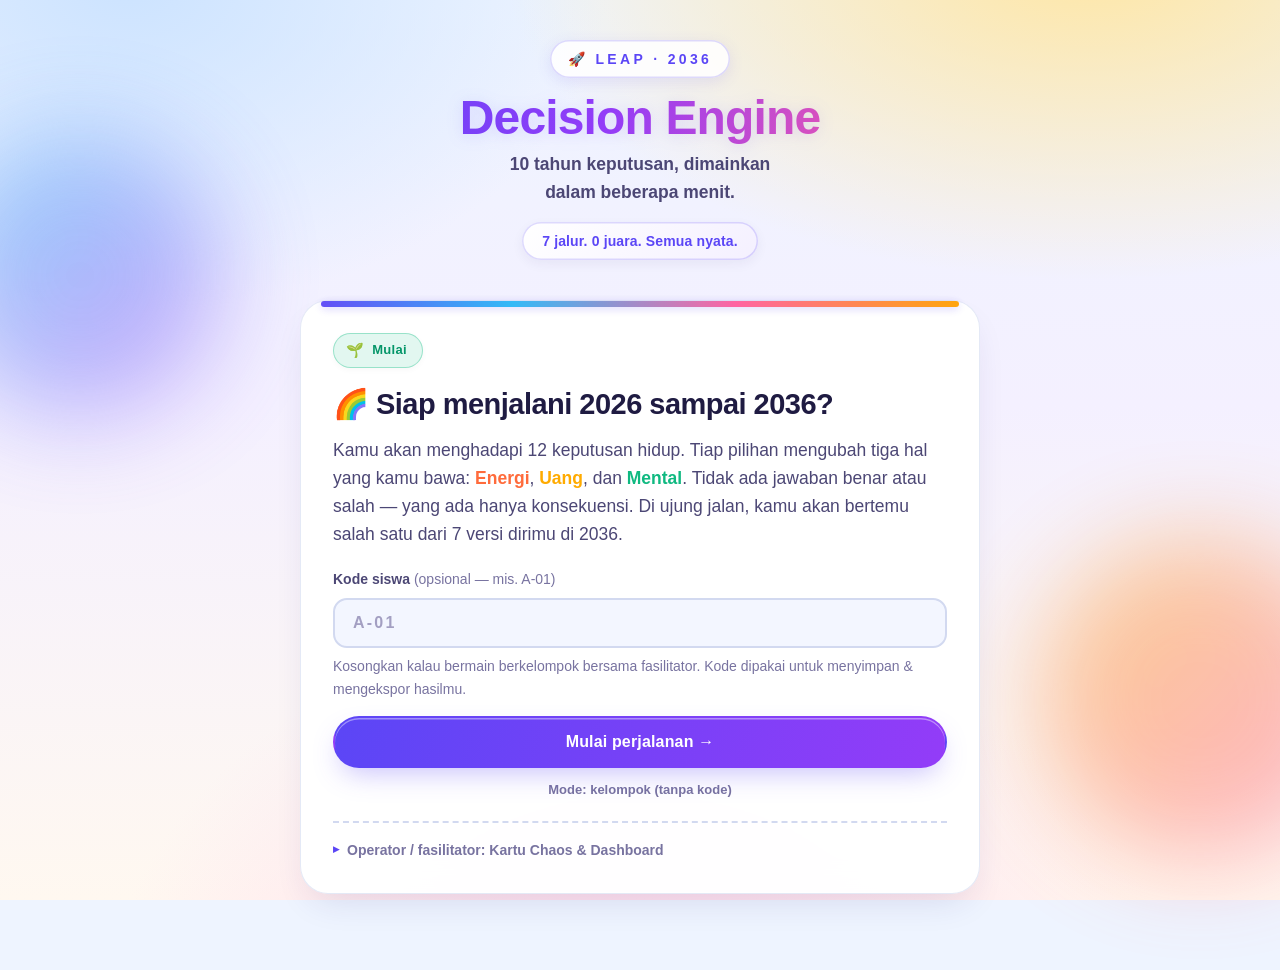
<file: index.html>
<!DOCTYPE html>
<html lang="id">
<head>
<meta charset="UTF-8">
<meta name="viewport" content="width=device-width, initial-scale=1.0, viewport-fit=cover">
<meta name="theme-color" content="#eaf1ff">
<title>LEAP 2036 — Decision Engine</title>
<!-- OFFLINE / file:// SAFE: classic scripts + same-folder stylesheet. NO CDN, NO type=module, NO web fonts. -->
<!-- PWA: installable + offline shell. Relative paths so it works under any sub-path; harmless on file://. -->
<link rel="manifest" href="manifest.webmanifest">
<link rel="icon" type="image/svg+xml" href="icon.svg">
<link rel="apple-touch-icon" href="icon.svg">
<link rel="stylesheet" href="style.css">
</head>
<body>

<div class="wrap" id="app">

  <!-- ============ HEADER ============ -->
  <header class="app-head no-print" id="appHead">
    <div class="app-logo">🚀 LEAP · 2036</div>
    <h1 class="app-title">Decision Engine</h1>
    <p class="app-sub">10 tahun keputusan, dimainkan dalam beberapa menit.</p>
    <div class="headline-tag" id="headlineTag">7 jalur. 0 juara. Semua nyata.</div>
  </header>

  <!-- live resource bars (hidden until play starts) -->
  <section class="stats hidden" id="statBars" aria-label="Modal hidup">
    <div class="stat stat-e">
      <span class="stat-name">Energi</span>
      <span class="stat-track"><span class="stat-fill" id="barE"></span></span>
      <span class="stat-val" id="valE">100</span>
    </div>
    <div class="stat stat-u">
      <span class="stat-name">Uang</span>
      <span class="stat-track"><span class="stat-fill" id="barU"></span></span>
      <span class="stat-val" id="valU">100</span>
    </div>
    <div class="stat stat-m">
      <span class="stat-name">Mental</span>
      <span class="stat-track"><span class="stat-fill" id="barM"></span></span>
      <span class="stat-val" id="valM">100</span>
    </div>
  </section>

  <!-- progress -->
  <div class="progress hidden" id="progress">
    <div class="progress-track"><div class="progress-fill" id="progressFill"></div></div>
    <div class="progress-label"><span id="progressPhase">Fondasi</span><span id="progressCount">0 / 12</span></div>
  </div>

  <!-- ============ SCREEN: CODE ENTRY ============ -->
  <section id="screen-code" class="card">
    <div id="resumeBanner" class="resume-banner hidden">
      <span class="rb-text" id="resumeText">Ada sesi tersimpan.</span>
      <button class="btn btn-primary" id="btnResume">Lanjutkan</button>
      <button class="btn btn-ghost" id="btnDiscard">Mulai baru</button>
    </div>

    <div class="phase-row"><span class="phase-badge phase-Fondasi">Mulai</span></div>
    <h2 class="r-title">🌈 Siap menjalani 2026 sampai 2036?</h2>
    <p class="r-situation">
      Kamu akan menghadapi 12 keputusan hidup. Tiap pilihan mengubah tiga hal yang kamu bawa:
      <strong style="color:var(--energi)">Energi</strong>,
      <strong style="color:var(--uang)">Uang</strong>, dan
      <strong style="color:var(--mental)">Mental</strong>.
      Tidak ada jawaban benar atau salah — yang ada hanya konsekuensi. Di ujung jalan, kamu akan
      bertemu salah satu dari 7 versi dirimu di 2036.
    </p>

    <div class="field">
      <label for="inpCode">Kode siswa <span class="hint">(opsional — mis. A-01)</span></label>
      <input id="inpCode" class="input code" type="text" inputmode="text" autocomplete="off"
             placeholder="A-01" maxlength="12" aria-describedby="codeHint">
      <p class="muted" id="codeHint" style="margin-top:7px">Kosongkan kalau bermain berkelompok bersama fasilitator. Kode dipakai untuk menyimpan & mengekspor hasilmu.</p>
    </div>

    <button class="btn btn-primary btn-block" id="btnStart">Mulai perjalanan →</button>
    <p class="mode-line" id="modeLine">Mode: kelompok (tanpa kode)</p>

    <details class="op-toggle" id="opToggle">
      <summary>Operator / fasilitator: Kartu Chaos & Dashboard</summary>
      <p class="op-note">Kartu Chaos diterapkan ke semua peserta di antara Fase 2 dan Fase 3. Default mati. Biasanya cabut maksimal 2 dari 3.</p>
      <div class="chaos-picks" id="chaosPicks"><!-- filled by JS --></div>
      <p class="op-note" id="chaosNote">Tidak ada Kartu Chaos dipilih.</p>
      <div style="margin-top:12px;padding-top:10px;border-top:1px dashed var(--border);text-align:center">
        <a href="dashboard.html" target="_blank" style="color:var(--energi);font-weight:800;font-size:13px;text-decoration:none;display:inline-flex;align-items:center;gap:6px">
          📊 Buka Papan Fasilitator (Dashboard Kelas) →
        </a>
      </div>
    </details>
  </section>

  <!-- ============ SCREEN: VALUES (pick exactly 5) ============ -->
  <section id="screen-values" class="card hidden">
    <div class="phase-row"><span class="phase-badge phase-Fondasi">Kenali dirimu · 1 dari 3</span></div>
    <div class="fh-kicker" id="valuesKicker">5 Hal yang Tak Bisa Ditawar</div>
    <h2 class="r-title" id="valuesTitle">💖 Apa yang bikin kamu, kamu?</h2>
    <p class="fh-prompt" id="valuesPrompt"></p>
    <div class="fh-counter">
      <span class="fh-count-pill" id="valuesCount">0 / 5 terpilih</span>
    </div>
    <div class="value-grid" id="valueGrid"><!-- filled by JS --></div>
    <p class="fh-hint" id="valuesHint"></p>
    <div class="btn-row end" style="margin-top:18px">
      <button class="btn btn-primary" id="btnValuesNext" disabled>Lanjut →</button>
    </div>
  </section>

  <!-- ============ SCREEN: DISC-LITE (pick one) ============ -->
  <section id="screen-disc" class="card hidden">
    <div class="phase-row"><span class="phase-badge phase-Fondasi">Kenali dirimu · 2 dari 3</span></div>
    <div class="fh-kicker" id="discKicker">Gaya Alamimu</div>
    <h2 class="r-title">🧭 Kamu paling kayak yang mana?</h2>
    <p class="fh-prompt" id="discPrompt"></p>
    <div class="pick-list" id="discList"><!-- filled by JS --></div>
    <div class="btn-row end" style="margin-top:18px">
      <button class="btn btn-primary" id="btnDiscNext" disabled>Lanjut →</button>
    </div>
  </section>

  <!-- ============ SCREEN: GOAL HIDUP (pick one — required) ============ -->
  <section id="screen-goal" class="card hidden">
    <div class="phase-row"><span class="phase-badge phase-Fondasi">Kenali dirimu · 3 dari 3</span></div>
    <div class="fh-kicker" id="goalKicker">Tujuan Hidupmu</div>
    <h2 class="r-title">🎯 Mau jadi apa kamu nanti?</h2>
    <p class="fh-prompt" id="goalPrompt"></p>
    <div class="pick-list" id="goalList"><!-- filled by JS --></div>
    <div class="btn-row end" style="margin-top:18px">
      <button class="btn btn-primary" id="btnGoalNext" disabled>Lanjut →</button>
    </div>
  </section>

  <!-- ============ SCREEN: 3-LAPIS DIRI bridge ============ -->
  <section id="screen-bridge" class="card bridge-card hidden">
    <div class="phase-row"><span class="phase-badge phase-Fondasi">Jembatan</span></div>
    <h2 class="r-title" id="bridgeTitle">3 Lapis Dirimu</h2>
    <p class="fh-prompt">Sebelum mulai, ini ringkasan dirimu yang akan kamu bawa ke 12 keputusan nanti.</p>
    <div class="lapis-list" id="lapisList"><!-- filled by JS --></div>
    <p class="bridge-closer" id="bridgeCloser"></p>
    <div class="btn-row end" style="margin-top:18px">
      <button class="btn btn-primary" id="btnBridgeNext">Mulai 12 keputusan →</button>
    </div>
  </section>

  <!-- ============ SCREEN: ROUND (decision) ============ -->
  <section id="screen-round" class="card hidden">
    <div class="phase-row">
      <span class="phase-badge" id="rPhaseBadge">Fondasi</span>
      <span class="year-chip" id="rYear">2026</span>
      <span class="round-id" id="rId">F1.1</span>
    </div>
    <h2 class="r-title" id="rTitle"></h2>
    <p class="r-situation" id="rSituation"></p>
    <div class="guardrail hidden" id="rGuardrail"></div>

    <div class="options" id="rOptions">
      <button class="opt" id="optA" data-choice="A"><span class="opt-key">A</span><span class="opt-text" id="optAText"></span></button>
      <button class="opt" id="optB" data-choice="B"><span class="opt-key">B</span><span class="opt-text" id="optBText"></span></button>
    </div>

    <div class="reveal hidden" id="rReveal">
      <div class="reveal-h">Beberapa waktu kemudian…</div>
      <div id="rRevealText"></div>
    </div>

    <div class="btn-row end" style="margin-top:18px">
      <button class="btn btn-primary hidden" id="btnNext">Lanjut →</button>
    </div>
  </section>

  <!-- ============ SCREEN: CHAOS ============ -->
  <section id="screen-chaos" class="card chaos-card hidden">
    <div class="phase-row">
      <span class="phase-badge phase-Krisis">Kartu Chaos</span>
      <span class="round-id" id="chId">C.1</span>
    </div>
    <h2 class="r-title" id="chTitle"></h2>
    <p class="r-situation" id="chNarrative"></p>
    <div class="chaos-instruction">
      <div class="ci-h">Tantangan kelompok</div>
      <div id="chInstruction"></div>
    </div>
    <div class="btn-row end" style="margin-top:18px">
      <button class="btn btn-primary" id="btnChaosNext">Lanjut →</button>
    </div>
  </section>

  <!-- ============ SCREEN: BET RESOLUTION (F2.5) ============ -->
  <section id="screen-bet" class="card bet-card hidden">
    <div class="phase-row">
      <span class="phase-badge phase-Panen">Resolusi Taruhan</span>
      <span class="round-id">F2.5</span>
    </div>
    <h2 class="r-title" id="betTitle"></h2>
    <p class="r-situation" id="betIntro"></p>
    <div class="bet-draw">
      <button class="btn btn-primary" id="btnDrawCard">Tarik kartu hasil</button>
      <div class="bet-cards" id="betResult"></div>
    </div>
    <div class="btn-row end" style="margin-top:18px">
      <button class="btn btn-primary hidden" id="btnBetNext">Lanjut ke Panen →</button>
    </div>
  </section>

  <!-- ============ SCREEN: REVEAL (profile) ============ -->
  <section id="screen-reveal" class="card hidden">
    <div class="reveal-hero">
      <div class="reveal-kicker">Tahun 2036 · Hasil panen</div>
      <div class="reveal-headline" id="revealHeadline">7 jalur. 0 juara. Semua nyata.</div>
    </div>

    <div class="res-summary" id="resSummary"></div>

    <!-- group reveal first -->
    <div id="groupReveal">
      <hr class="divider">
      <div class="center">
        <div class="muted" style="letter-spacing:.14em;text-transform:uppercase;font-size:11px;font-weight:700;color:var(--accent)">Reveal bersama</div>
        <h3 class="profile-name" id="profileName"></h3>
        <div class="profile-en" id="profileEn"></div>
      </div>
      <div class="reveal-stage-note">Ini cermin, bukan rapor. Tiap jalur sama nyata dan sama berharganya.</div>
      <div class="center">
        <button class="btn btn-primary" id="btnSeePrivate">Lihat pesan pribadiku →</button>
      </div>
    </div>

    <!-- private reveal -->
    <div id="privateReveal" class="hidden">
      <hr class="divider">
      <div class="profile-block">
        <div class="pb-h">Yang terbaca dari jalurmu</div>
        <p id="pbReveal"></p>
      </div>
      <div class="profile-block tradeoff">
        <div class="pb-h">Yang kamu pertukarkan</div>
        <p id="pbTradeoff"></p>
      </div>
      <div class="profile-block reframe">
        <div class="pb-h">Cara memandangnya</div>
        <p id="pbReframe"></p>
      </div>

      <!-- "cermin Tujuan" anchor — leaned toward/away from the chosen Goal.
           Emotionally safe: no gagal/menang/kalah. Hidden if no goal chosen. -->
      <div class="goal-mirror hidden" id="goalMirror">
        <div class="gm-h" id="goalMirrorH">Cermin Tujuanmu</div>
        <p id="goalMirrorText"></p>
        <p class="gm-closer" id="goalMirrorCloser"></p>
      </div>

      <div class="toolbar">
        <button class="btn" id="btnCopyResult">Salin hasil</button>
        <button class="btn" id="btnExportCsv">Ekspor CSV</button>
        <button class="btn" id="btnReplay">Main lagi</button>
      </div>

      <div class="center" style="margin-top:18px">
        <button class="btn btn-primary" id="btnToSurat">Tulis Surat dari Diri 2036 →</button>
      </div>
    </div>
  </section>

  <!-- ============ SCREEN: SURAT (fill-in + print) ============ -->
  <section id="screen-surat" class="card hidden">
    <div class="phase-row"><span class="phase-badge phase-Panen">Surat dari Diri 2036</span></div>
    <h2 class="r-title">✉️ Surat untuk dirimu yang sekarang</h2>
    <p class="surat-intro">Tulis surat dari dirimu di tahun 2036 untuk dirimu hari ini. Ini milikmu sendiri — tidak ada skor, tidak dinilai, tidak dibagikan. Isi yang kamu bisa; sisanya boleh dilanjutkan di rumah.</p>
    <div class="surat-seed" id="suratSeed"></div>

    <form class="surat-form" id="suratForm" autocomplete="off" onsubmit="return false"><!-- inputs by JS --></form>

    <div class="toolbar">
      <button class="btn btn-primary" id="btnPrint">Cetak / Simpan PDF</button>
      <button class="btn" id="btnBackReveal">← Kembali ke hasil</button>
      <button class="btn" id="btnReplay2">Main lagi</button>
    </div>
    <p class="muted center" style="margin-top:12px">Saat mencetak, hanya suratmu yang muncul — rapi dan terang di kertas.</p>
  </section>

  <!-- ============ PRINT AREA (light, only visible when printing) ============ -->
  <div id="print-area">
    <div class="print-head">
      <div class="ph-title">Surat dari Diriku di Tahun 2036</div>
      <div class="ph-sub" id="printSub">LEAP 2036</div>
    </div>
    <div class="surat-print" id="suratPrint"></div>
  <footer style="margin-top:28px;padding-top:16px;border-top:1.5px solid var(--border);text-align:center;font-size:12px;color:var(--muted)">
    LEAP 2036 · KKN STEM 2026 · <a href="dashboard.html" style="color:var(--muted);text-decoration:underline">Papan Fasilitator (Dashboard Kelas)</a>
  </footer>

</div>

<div class="toast" id="toast" role="status" aria-live="polite"></div>

<!-- classic scripts, same folder, no CDN -->
<script src="engine.js"></script>
<script src="data.js"></script>
<!-- OPTIONAL Supabase data layer — both load BEFORE the controller.
     leap-config.js may not exist (template is leap-config.example.js);
     onerror swallows the 404 so the game never breaks. leap-sync.js is
     fully graceful: with no config it's a silent no-op (see its header).
     The core game does NOT depend on either of these. -->
<script src="leap-config.js" onerror="window.__LEAP_CFG_MISSING=true"></script>
<script src="leap-sync.js"></script>
<script>
/* =====================================================================
   LEAP 2036 — flow controller (classic script).
   Engine is the SINGLE source of scoring. This file never hardcodes
   deltas/thresholds; it asks window.LEAP_ENGINE for every number.
   ===================================================================== */
(function () {
  'use strict';

  var ENG = window.LEAP_ENGINE;
  var DATA = window.LEAP_DATA;
  if (!ENG || !DATA) {
    document.body.innerHTML = '<div class="wrap"><div class="card">Gagal memuat engine.js / data.js. Pastikan ketiga file berada di folder yang sama.</div></div>';
    return;
  }

  var STORE_KEY = 'leap2036.session.v1';

  // ---- ordered playable round ids (decisions only) ----
  var ROUND_IDS = ENG.ROUNDS_F1.concat(ENG.ROUNDS_F2, ENG.ROUNDS_F3); // 12
  var ROUND_BY_ID = {};
  DATA.rounds.forEach(function (r) { ROUND_BY_ID[r.id] = r; });
  var PROFILE_BY_ID = {};
  DATA.profiles.forEach(function (p) { PROFILE_BY_ID[p.id_name] = p; });
  var CHAOS_BY_ID = {};
  DATA.chaos.forEach(function (c) { CHAOS_BY_ID[c.id] = c; });

  // ---- session state ----
  var S = newSession();

  function newSession() {
    return {
      code: '',
      answers: {},            // { 'F1.1':'A', ... }
      idx: 0,                 // pointer into ROUND_IDS
      // stage: code | values | disc | goal | bridge | round | chaos | bet | reveal | surat
      stage: 'code',
      // ---- front-half identity (metadata only; NO resource deltas) ----
      values: [],             // array of chosen value strings (exactly 5)
      disc: '',               // one of 'D' | 'I' | 'S' | 'C'
      goal: '',               // goal id, e.g. 'wirausaha' (REQUIRED before rounds)
      arahTujuan: '',         // 'Condong' | 'Menjauh' | 'Campuran' (computed at reveal)
      chaosPlayed: [],        // operator toggle, e.g. ['C.2']
      chaosSeen: false,       // chaos interstitials already shown
      betResolved: null,      // true/false once the F2.5 card is drawn (null = not yet / N/A)
      surat: {},              // surat field values
      startedAt: Date.now(),
      day: dayStamp()         // for day-boundary carry-over note
    };
  }

  function dayStamp() {
    var d = new Date();
    return d.getFullYear() + '-' + (d.getMonth() + 1) + '-' + d.getDate();
  }

  // ---- DOM helpers ----
  function $(id) { return document.getElementById(id); }
  function show(el) { el.classList.remove('hidden'); }
  function hide(el) { el.classList.add('hidden'); }
  function setText(id, t) { $(id).textContent = t; }

  var SCREENS = ['screen-code', 'screen-values', 'screen-disc', 'screen-goal', 'screen-bridge', 'screen-round', 'screen-chaos', 'screen-bet', 'screen-reveal', 'screen-surat'];

  var FH = DATA.fronthalf || {};
  function gotoScreen(name) {
    SCREENS.forEach(function (s) { hide($(s)); });
    show($('screen-' + name));
    window.scrollTo({ top: 0, behavior: 'smooth' });
  }

  function toast(msg) {
    var t = $('toast');
    t.textContent = msg;
    t.classList.add('show');
    clearTimeout(toast._t);
    toast._t = setTimeout(function () { t.classList.remove('show'); }, 2200);
  }

  // ---- persistence ----
  function save() {
    try { localStorage.setItem(STORE_KEY, JSON.stringify(S)); } catch (e) {}
  }
  function load() {
    try {
      var raw = localStorage.getItem(STORE_KEY);
      return raw ? JSON.parse(raw) : null;
    } catch (e) { return null; }
  }
  function clearSave() {
    try { localStorage.removeItem(STORE_KEY); } catch (e) {}
  }

  // =====================================================================
  //  LIVE SCORING (engine is the source). Recompute partial state up to
  //  the answers given so far, using the SAME sequence the engine builds.
  // =====================================================================
  function liveState() {
    // Score with whatever answers exist; engine running-clamps each round.
    // We pass the resolved bet so the bars match post-resolution; if the
    // bet isn't resolved yet, engine leaves the payoff as a no-op (delta null).
    var res = ENG.scoreRun(S.answers, {
      chaosPlayed: chaosAppliedSoFar(),
      f25Success: (typeof S.betResolved === 'boolean') ? S.betResolved : null,
      rng: function () { return 1; } // never auto-resolve mid-play; keep payoff pending
    });
    return res;
  }

  // chaos only counts once we've passed Fase 2 (chaosSeen)
  function chaosAppliedSoFar() {
    return S.chaosSeen ? S.chaosPlayed : [];
  }

  function renderBars() {
    var st = liveState();
    paintBar('barE', 'valE', st.E);
    paintBar('barU', 'valU', st.K);
    paintBar('barM', 'valM', st.M);
  }

  function paintBar(barId, valId, v) {
    var pct = Math.max(0, Math.min(100, (v / ENG.MAX) * 100));
    $(barId).style.width = pct + '%';
    var valEl = $(valId);
    if (valEl.textContent !== String(v)) {
      valEl.textContent = v;
      valEl.classList.remove('bump');
      // force reflow to restart animation
      void valEl.offsetWidth;
      valEl.classList.add('bump');
    }
  }

  function renderProgress() {
    var done = Object.keys(S.answers).filter(function (k) { return ROUND_IDS.indexOf(k) >= 0; }).length;
    var pct = (done / ROUND_IDS.length) * 100;
    $('progressFill').style.width = pct + '%';
    setText('progressCount', done + ' / ' + ROUND_IDS.length);
    var cur = ROUND_IDS[Math.min(S.idx, ROUND_IDS.length - 1)];
    var r = ROUND_BY_ID[cur];
    if (r) setText('progressPhase', r.phase);
  }

  // =====================================================================
  //  CODE SCREEN
  // =====================================================================
  function initCodeScreen() {
    // chaos toggles
    var wrap = $('chaosPicks');
    wrap.innerHTML = '';
    DATA.chaos.forEach(function (c) {
      var lab = document.createElement('label');
      lab.className = 'chk';
      var cb = document.createElement('input');
      cb.type = 'checkbox';
      cb.value = c.id;
      cb.checked = S.chaosPlayed.indexOf(c.id) >= 0;
      cb.addEventListener('change', onChaosToggle);
      lab.appendChild(cb);
      lab.appendChild(document.createTextNode(' ' + c.id + ' · ' + c.title));
      wrap.appendChild(lab);
    });
    updateChaosNote();

    $('inpCode').addEventListener('input', function () {
      var v = $('inpCode').value.trim();
      setText('modeLine', v ? ('Mode: per-siswa · kode ' + v.toUpperCase()) : 'Mode: kelompok (tanpa kode)');
    });

    $('btnStart').addEventListener('click', startPlay);
    $('btnResume').addEventListener('click', resumeSaved);
    $('btnDiscard').addEventListener('click', function () {
      clearSave();
      hide($('resumeBanner'));
      toast('Sesi lama dihapus. Mulai baru.');
    });

    setText('headlineTag', DATA.headline);
  }

  function onChaosToggle() {
    var picks = [];
    $('chaosPicks').querySelectorAll('input[type=checkbox]').forEach(function (cb) {
      if (cb.checked) picks.push(cb.value);
    });
    S.chaosPlayed = picks;
    updateChaosNote();
    save();
  }

  function updateChaosNote() {
    var n = $('chaosNote');
    n.textContent = S.chaosPlayed.length
      ? ('Kartu Chaos aktif: ' + S.chaosPlayed.join(', '))
      : 'Tidak ada Kartu Chaos dipilih.';
  }

  function startPlay() {
    var code = $('inpCode').value.trim().toUpperCase();
    S.code = code;
    S.idx = 0;
    S.startedAt = Date.now();
    S.day = dayStamp();
    save();
    // Front-half (identity) comes BEFORE round 1. Stat bars + progress stay
    // hidden until the first decision begins (front-half adds no resources).
    renderValues();
  }

  // =====================================================================
  //  FRONT-HALF — IDENTITY ONBOARDING (Values → DISC → Goal → 3-Lapis)
  //  Metadata only. Engine still owns all 12-round scoring.
  // =====================================================================

  // ---- (1) VALUES: pick EXACTLY 5 (lock Lanjut until count === 5) ----
  function renderValues() {
    S.stage = 'values';
    save();
    gotoScreen('values');
    if (FH.values_title) setText('valuesKicker', FH.values_title);
    if (FH.values_prompt) setText('valuesPrompt', FH.values_prompt);
    if (FH.values_hint) setText('valuesHint', FH.values_hint);

    var need = FH.values_pick || 5;
    var grid = $('valueGrid');
    if (!grid._built) {
      grid.innerHTML = '';
      (FH.values || []).forEach(function (v) {
        var b = document.createElement('button');
        b.type = 'button';
        b.className = 'value-chip';
        b.setAttribute('data-value', v);
        b.setAttribute('aria-pressed', 'false');
        b.textContent = v;
        b.addEventListener('click', function () { toggleValue(v, b); });
        grid.appendChild(b);
      });
      grid._built = true;
    }
    // restore prior selection
    grid.querySelectorAll('.value-chip').forEach(function (b) {
      var on = (S.values || []).indexOf(b.getAttribute('data-value')) >= 0;
      b.classList.toggle('selected', on);
      b.setAttribute('aria-pressed', on ? 'true' : 'false');
    });
    updateValuesUI();

    $('btnValuesNext').onclick = function () {
      if ((S.values || []).length !== need) {
        toast('Pilih tepat ' + need + ' nilai dulu.');
        return;
      }
      renderDisc();
    };
  }

  function toggleValue(v, btn) {
    if (!S.values) S.values = [];
    var i = S.values.indexOf(v);
    var need = FH.values_pick || 5;
    if (i >= 0) {
      S.values.splice(i, 1);
    } else {
      if (S.values.length >= need) {
        toast('Sudah ' + need + ' nilai. Lepas satu dulu kalau mau ganti.');
        return;
      }
      S.values.push(v);
    }
    var on = S.values.indexOf(v) >= 0;
    btn.classList.toggle('selected', on);
    btn.setAttribute('aria-pressed', on ? 'true' : 'false');
    updateValuesUI();
    save();
  }

  function updateValuesUI() {
    var need = FH.values_pick || 5;
    var n = (S.values || []).length;
    var pill = $('valuesCount');
    setText('valuesCount', n + ' / ' + need + ' terpilih');
    pill.classList.toggle('ok', n === need);
    pill.classList.toggle('over', n > need);
    $('btnValuesNext').disabled = (n !== need);
    $('valueGrid').classList.toggle('locked', n >= need);
  }

  // ---- (2) DISC-LITE: self-pick exactly ONE of D/I/S/C ----
  function renderDisc() {
    S.stage = 'disc';
    save();
    gotoScreen('disc');
    if (FH.disc_title) setText('discKicker', FH.disc_title);
    if (FH.disc_prompt) setText('discPrompt', FH.disc_prompt);

    var list = $('discList');
    if (!list._built) {
      list.innerHTML = '';
      (FH.disc || []).forEach(function (d) {
        var b = document.createElement('button');
        b.type = 'button';
        b.className = 'pick-card';
        b.setAttribute('data-disc', d.type);
        var lab = document.createElement('div');
        lab.className = 'pc-label';
        lab.textContent = d.label + ' (' + d.type + ')';
        var desc = document.createElement('div');
        desc.className = 'pc-desc';
        desc.textContent = d.descriptor;
        b.appendChild(lab); b.appendChild(desc);
        b.addEventListener('click', function () { pickDisc(d.type); });
        list.appendChild(b);
      });
      list._built = true;
    }
    markPicked('discList', 'data-disc', S.disc);
    $('btnDiscNext').disabled = !S.disc;

    $('btnDiscNext').onclick = function () {
      if (!S.disc) { toast('Pilih satu gaya dulu.'); return; }
      renderGoal();
    };
  }

  function pickDisc(type) {
    S.disc = type;
    markPicked('discList', 'data-disc', type);
    $('btnDiscNext').disabled = false;
    save();
  }

  // ---- (3) GOAL HIDUP: pick exactly ONE of 8 — REQUIRED (anchors reveal) ----
  function renderGoal() {
    S.stage = 'goal';
    save();
    gotoScreen('goal');
    if (FH.goal_title) setText('goalKicker', FH.goal_title);
    if (FH.goal_prompt) setText('goalPrompt', FH.goal_prompt);

    var list = $('goalList');
    if (!list._built) {
      list.innerHTML = '';
      (FH.goals || []).forEach(function (g) {
        var b = document.createElement('button');
        b.type = 'button';
        b.className = 'pick-card';
        b.setAttribute('data-goal', g.id);
        var lab = document.createElement('div');
        lab.className = 'pc-label';
        lab.textContent = g.label;
        var desc = document.createElement('div');
        desc.className = 'pc-desc';
        desc.textContent = g.desc;
        b.appendChild(lab); b.appendChild(desc);
        b.addEventListener('click', function () { pickGoal(g.id); });
        list.appendChild(b);
      });
      list._built = true;
    }
    markPicked('goalList', 'data-goal', S.goal);
    $('btnGoalNext').disabled = !S.goal;

    $('btnGoalNext').onclick = function () {
      if (!S.goal) { toast('Pilih satu Tujuan Hidup dulu.'); return; }
      renderBridge();
    };
  }

  function pickGoal(id) {
    S.goal = id;
    markPicked('goalList', 'data-goal', id);
    $('btnGoalNext').disabled = false;
    save();
  }

  function markPicked(listId, attr, val) {
    $(listId).querySelectorAll('.pick-card').forEach(function (b) {
      b.classList.toggle('selected', b.getAttribute(attr) === val && !!val);
    });
  }

  // ---- (4) 3-LAPIS bridge — replays chosen data; zero new input ----
  function renderBridge() {
    S.stage = 'bridge';
    save();
    gotoScreen('bridge');
    if (FH.bridge_title) setText('bridgeTitle', FH.bridge_title);
    if (FH.bridge_closer) setText('bridgeCloser', FH.bridge_closer);

    var disc = discInfo(S.disc);
    var goal = goalInfo(S.goal);
    var layers = FH.bridge_layers || {};
    var notes = FH.bridge_layer_notes || {};

    var rows = [
      { h: layers.sifat || 'Lapis 1 — SIFAT',
        val: disc ? (disc.type + ' · ' + disc.label) : '—',
        note: notes.sifat || '' },
      { h: layers.nilai || 'Lapis 2 — NILAI',
        val: (S.values && S.values.length) ? S.values.join(', ') : '—',
        note: notes.nilai || '' },
      { h: layers.tujuan || 'Lapis 3 — TUJUAN',
        val: goal ? goal.label : '—',
        note: notes.tujuan || '' }
    ];

    var box = $('lapisList');
    box.innerHTML = '';
    rows.forEach(function (r) {
      var card = document.createElement('div');
      card.className = 'lapis';
      var h = document.createElement('div'); h.className = 'lp-h'; h.textContent = r.h;
      var v = document.createElement('div'); v.className = 'lp-val'; v.textContent = r.val;
      card.appendChild(h); card.appendChild(v);
      if (r.note) {
        var n = document.createElement('div'); n.className = 'lp-note'; n.textContent = r.note;
        card.appendChild(n);
      }
      box.appendChild(card);
    });

    $('btnBridgeNext').onclick = beginRounds;
  }

  // ---- hand off from front-half to the 12 decision rounds ----
  function beginRounds() {
    S.idx = 0;
    S.stage = 'round';
    show($('statBars'));   // resources only appear once play starts
    show($('progress'));
    save();
    renderRound();
  }

  // ---- front-half lookups ----
  function discInfo(type) {
    var found = null;
    (FH.disc || []).forEach(function (d) { if (d.type === type) found = d; });
    return found;
  }
  function goalInfo(id) {
    var found = null;
    (FH.goals || []).forEach(function (g) { if (g.id === id) found = g; });
    return found;
  }

  // =====================================================================
  //  RESUME / DAY-BOUNDARY CARRY-OVER
  // =====================================================================
  function checkResume() {
    var prev = load();
    if (!prev || !prev.stage || prev.stage === 'code') return;
    var answered = prev.answers ? Object.keys(prev.answers).length : 0;
    S._pending = prev;
    var who = prev.code ? ('Kode ' + prev.code) : 'Mode kelompok';
    var crossDay = prev.day && prev.day !== dayStamp();
    setText('resumeText',
      who + ' · ' + answered + ' keputusan tersimpan' +
      (crossDay ? ' (dari sesi hari sebelumnya — skor dibawa lanjut)' : '') + '.');
    show($('resumeBanner'));
  }

  function resumeSaved() {
    var prev = S._pending || load();
    if (!prev) { toast('Tidak ada sesi tersimpan.'); return; }
    S = prev;
    // backfill front-half fields for sessions saved before this feature existed
    if (typeof S.values === 'undefined') S.values = [];
    if (typeof S.disc === 'undefined') S.disc = '';
    if (typeof S.goal === 'undefined') S.goal = '';
    if (typeof S.arahTujuan === 'undefined') S.arahTujuan = '';
    // carry over to a fresh day stamp but keep all scores/answers
    S.day = dayStamp();
    hide($('resumeBanner'));
    // bars + progress are play-only; keep them hidden while still in front-half
    if (isFrontHalf(S.stage)) {
      hide($('statBars'));
      hide($('progress'));
    } else {
      show($('statBars'));
      show($('progress'));
    }
    routeToStage();
    toast('Sesi dilanjutkan.');
  }

  function isFrontHalf(stage) {
    return stage === 'values' || stage === 'disc' || stage === 'goal' || stage === 'bridge';
  }

  function routeToStage() {
    if (S.stage === 'reveal') { renderReveal(); }
    else if (S.stage === 'surat') { renderSurat(); }
    else if (S.stage === 'bet') { renderBet(); }
    else if (S.stage === 'chaos') { renderChaosSequence(0); }
    else if (S.stage === 'values') { renderValues(); }
    else if (S.stage === 'disc') { renderDisc(); }
    else if (S.stage === 'goal') { renderGoal(); }
    else if (S.stage === 'bridge') { renderBridge(); }
    else { renderRound(); }
  }

  // =====================================================================
  //  ROUND RENDER
  // =====================================================================
  function renderRound() {
    S.stage = 'round';
    if (S.idx >= ROUND_IDS.length) { afterAllRounds(); return; }

    var id = ROUND_IDS[S.idx];
    var r = ROUND_BY_ID[id];
    gotoScreen('round');

    var badge = $('rPhaseBadge');
    badge.className = 'phase-badge phase-' + r.phase;
    badge.textContent = r.phase;
    setText('rYear', r.year);
    setText('rId', r.id);
    setText('rTitle', r.title);
    setText('rSituation', r.situation);

    var g = $('rGuardrail');
    if (r.guardrail) { g.innerHTML = '<strong>Pagar aman:</strong> ' + escapeHtml(r.guardrail); show(g); }
    else { hide(g); }

    setText('optAText', r.optionA);
    setText('optBText', r.optionB);

    var prior = S.answers[id] || null;
    var optA = $('optA'), optB = $('optB');
    resetOpt(optA); resetOpt(optB);
    hide($('rReveal'));
    hide($('btnNext'));

    optA.onclick = function () { choose(id, 'A'); };
    optB.onclick = function () { choose(id, 'B'); };

    if (prior) { applyChosenUI(id, prior, false); } // re-entry shows prior pick + reveal

    renderBars();
    renderProgress();
    save();
  }

  function resetOpt(btn) {
    btn.classList.remove('selected', 'dimmed');
    btn.disabled = false;
  }

  function choose(id, ch) {
    S.answers[id] = ch;
    applyChosenUI(id, ch, true);
    renderBars();   // bars update immediately with running clamp from engine
    renderProgress();
    save();
  }

  function applyChosenUI(id, ch, animate) {
    var r = ROUND_BY_ID[id];
    var optA = $('optA'), optB = $('optB');
    var chosen = (ch === 'A') ? optA : optB;
    var other = (ch === 'A') ? optB : optA;
    chosen.classList.add('selected');
    chosen.classList.remove('dimmed');
    other.classList.remove('selected');
    other.classList.add('dimmed');

    var rev = $('rReveal');
    $('rRevealText').textContent = (ch === 'A') ? r.revealA : r.revealB;
    show(rev);
    show($('btnNext'));

    // allow switching choice (re-pick) before advancing
    optA.onclick = function () { choose(id, 'A'); };
    optB.onclick = function () { choose(id, 'B'); };
  }

  $('btnNext').addEventListener('click', function () {
    var id = ROUND_IDS[S.idx];
    if (!S.answers[id]) { toast('Pilih A atau B dulu.'); return; }
    advanceFromRound();
  });

  function advanceFromRound() {
    var curId = ROUND_IDS[S.idx];
    // After the LAST Fase 2 round (F2.5), insert chaos + bet before Fase 3.
    if (curId === 'F2.5') {
      S.idx++;            // point at first F3 round
      runInterstitials();
      return;
    }
    S.idx++;
    renderRound();
  }

  // =====================================================================
  //  INTERSTITIALS between Fase 2 and Fase 3:
  //  (1) Chaos cards (operator toggle, class-wide)
  //  (2) F2.5 deferred-bet resolution (only if A chosen)
  //  then -> Fase 3 (F3.1)
  // =====================================================================
  function runInterstitials() {
    S.chaosSeen = true; // chaos now counts toward live bars
    save();
    if (S.chaosPlayed && S.chaosPlayed.length) {
      renderChaosSequence(0);
    } else {
      afterChaos();
    }
  }

  function renderChaosSequence(i) {
    S.stage = 'chaos';
    if (i >= S.chaosPlayed.length) { afterChaos(); return; }
    var c = CHAOS_BY_ID[S.chaosPlayed[i]];
    if (!c) { renderChaosSequence(i + 1); return; }
    gotoScreen('chaos');
    setText('chId', c.id);
    setText('chTitle', c.title);
    setText('chNarrative', c.narrative);
    setText('chInstruction', c.group_instruction);
    renderBars();
    $('btnChaosNext').onclick = function () { renderChaosSequence(i + 1); };
  }

  function afterChaos() {
    // F2.5 bet resolution only if option A chosen
    if (S.answers['F2.5'] === 'A') {
      renderBet();
    } else {
      gotoFase3();
    }
  }

  function renderBet() {
    S.stage = 'bet';
    save();
    var b = DATA.bet;
    gotoScreen('bet');
    setText('betTitle', b.title);
    setText('betIntro', b.intro);
    $('betResult').innerHTML = '';
    hide($('btnBetNext'));
    var draw = $('btnDrawCard');
    show(draw);

    // If already resolved (re-entry), show the outcome directly.
    if (typeof S.betResolved === 'boolean') {
      hide(draw);
      paintBetOutcome(S.betResolved);
      show($('btnBetNext'));
    }

    draw.onclick = function () {
      // neutral 50:50, NO dice/coin imagery — just a drawn card.
      var won = Math.random() < ENG.F25.prob_success;
      S.betResolved = won;
      save();
      hide(draw);
      paintBetOutcome(won);
      renderBars(); // payoff now applied via engine
      show($('btnBetNext'));
    };

    $('btnBetNext').onclick = gotoFase3;
    renderBars();
  }

  function paintBetOutcome(won) {
    var b = DATA.bet;
    var box = document.createElement('div');
    box.className = 'bet-outcome ' + (won ? 'win' : 'lose');
    var h = document.createElement('h4');
    h.textContent = won ? b.success_title : b.fail_title;
    var p = document.createElement('p');
    p.textContent = won ? b.success_text : b.fail_text;
    box.appendChild(h); box.appendChild(p);
    var res = $('betResult');
    res.innerHTML = '';
    res.appendChild(box);
  }

  function gotoFase3() {
    renderRound(); // S.idx already points at F3.1
  }

  function afterAllRounds() {
    // safety: if somehow reached here without interstitials (no F2.5 path issues)
    renderReveal();
  }

  // =====================================================================
  //  REVEAL
  // =====================================================================
  function finalResult() {
    // Authoritative final score from engine, with resolved bet.
    return ENG.scoreRun(S.answers, {
      chaosPlayed: S.chaosPlayed || [],
      f25Success: (typeof S.betResolved === 'boolean') ? S.betResolved : null,
      rng: Math.random
    });
  }

  // =====================================================================
  //  GOAL DIRECTION (reveal anchor) — metadata ONLY, no resource delta.
  //  Counts how many ANSWERED rounds aligned with the chosen Goal (per the
  //  data.js goal_align table) vs not, then buckets the run as
  //  Condong / Menjauh / Campuran. This NEVER changes any score; it only
  //  labels the reveal. Emotionally safe: no gagal/menang/kalah.
  // =====================================================================
  function computeArahTujuan() {
    if (!S.goal) return '';
    var table = (FH.goal_align || {})[S.goal];
    if (!table) return 'Campuran';
    var aligned = 0, counted = 0;
    Object.keys(table).forEach(function (rid) {
      var pick = S.answers[rid];
      if (pick !== 'A' && pick !== 'B') return; // only rounds actually answered
      counted++;
      if (pick === table[rid]) aligned++;
    });
    if (counted === 0) return 'Campuran';
    var ratio = aligned / counted;
    if (ratio >= 0.6) return 'Condong';
    if (ratio <= 0.4) return 'Menjauh';
    return 'Campuran';
  }

  function applyGoalMirror() {
    var box = $('goalMirror');
    var goal = goalInfo(S.goal);
    var anchor = FH.reveal_anchor || {};
    if (!goal || !anchor.buckets) { hide(box); return; }

    S.arahTujuan = computeArahTujuan();
    var tmpl = anchor.buckets[S.arahTujuan] || anchor.buckets.Campuran || '';
    var line = tmpl.replace(/\{Tujuan\}/g, goal.label);
    if (anchor.heading) setText('goalMirrorH', anchor.heading);
    setText('goalMirrorText', line);
    setText('goalMirrorCloser', anchor.closer || '');
    show(box);
    save();
  }

  function renderReveal() {
    S.stage = 'reveal';
    save();
    var res = finalResult();
    S._final = res; // cache for export/copy
    gotoScreen('reveal');
    setText('revealHeadline', DATA.headline);

    // final resource chips
    var rs = $('resSummary');
    rs.innerHTML = '';
    rs.appendChild(resChip('e', 'Energi', res.E));
    rs.appendChild(resChip('u', 'Uang', res.K));
    rs.appendChild(resChip('m', 'Mental', res.M));

    var prof = PROFILE_BY_ID[res.profil] || null;
    setText('profileName', res.profil);
    setText('profileEn', prof ? prof.en_name : '');

    // private block (hidden until "see private")
    hide($('privateReveal'));
    show($('groupReveal'));
    if (prof) {
      setText('pbReveal', prof.reveal_paragraph);
      setText('pbTradeoff', prof.tradeoff);
      setText('pbReframe', prof.safe_reframe);
    }

    // "cermin Tujuan" anchor — threads the chosen Goal into the reveal
    // (leaned toward/away). No-op when no Goal was chosen (older sessions).
    // applyGoalMirror() also finalizes S.arahTujuan, so the sync payload
    // below sees the resolved direction.
    applyGoalMirror();

    // ---- OPTIONAL cloud sync — fire ONCE per completed run, here at the
    // reveal (profile + arahTujuan are now final). Pseudonymous fields
    // only; NEVER a real name. Fully guarded: no-op if leap-sync.js absent
    // or unconfigured, and it can never throw into the game flow. ----
    submitResultToSync(res);

    $('btnSeePrivate').onclick = function () {
      hide($('groupReveal'));
      show($('privateReveal'));
      window.scrollTo({ top: $('privateReveal').offsetTop - 20, behavior: 'smooth' });
    };

    renderBars();
    renderProgress();
  }

  // ---------------------------------------------------------------------
  //  OPTIONAL CLOUD SYNC bridge. Builds the SAME pseudonymous payload the
  //  CSV uses (engine scores + front-half identity) and hands it to
  //  window.LEAP_SYNC.submit — IF that exists. Guarded three ways:
  //    (1) no leap-sync.js loaded  -> window.LEAP_SYNC is undefined -> skip
  //    (2) submit() itself no-ops when there's no Supabase config / offline
  //        (it queues to localStorage and retries) — see leap-sync.js
  //    (3) we de-dupe per run via S._synced so re-rendering / resuming the
  //        reveal won't submit twice.
  //  Privacy: kode + scores + profil + values/disc/goal/arah ONLY. No name.
  //  Wrapped in try/catch so sync can NEVER break the reveal.
  // ---------------------------------------------------------------------
  function submitResultToSync(res) {
    try {
      if (!window.LEAP_SYNC || typeof window.LEAP_SYNC.submit !== 'function') return;
      if (S._synced) return; // already sent this run
      var goal = goalInfo(S.goal);
      var arah = S.arahTujuan || computeArahTujuan();
      var payload = {
        kode: S.code || '',
        // engine resource names: E / K(Uang) / M
        energi: res.E,
        uang: res.K,
        mental: res.M,
        total_f1: res.totalF1,
        profil: res.profil,
        // front-half identity (metadata only) — same as CSV columns
        nilai: (S.values || []).slice(0, 5),
        disc: S.disc || '',
        tujuan: goal ? goal.label : '',
        arah_tujuan: arah || ''
      };
      S._synced = true;
      save();
      // submit() returns a Promise but we intentionally don't await it —
      // the reveal renders immediately regardless of network.
      window.LEAP_SYNC.submit(payload);
    } catch (e) {
      /* sync must never interfere with play */
    }
  }

  function resChip(cls, name, val) {
    var d = document.createElement('div');
    d.className = 'res-chip ' + cls;
    var n = document.createElement('div'); n.className = 'rc-name'; n.textContent = name;
    var v = document.createElement('div'); v.className = 'rc-val'; v.textContent = val;
    d.appendChild(n); d.appendChild(v);
    return d;
  }

  // =====================================================================
  //  CSV — engine owns the first 6 columns (Kode,Energi,Uang,Mental,
  //  TotalF1,Profil) byte-for-byte so web==Sheet==paper stays intact.
  //  The front-half identity columns are APPENDED AFTER them here, never
  //  inside the engine: Nilai1..Nilai5, DISC, Tujuan, ArahTujuan.
  // =====================================================================
  var FH_CSV_COLS = ['Nilai1', 'Nilai2', 'Nilai3', 'Nilai4', 'Nilai5', 'DISC', 'Tujuan', 'ArahTujuan'];

  function csvCellSafe(c) {
    var v = (c === null || c === undefined) ? '' : String(c);
    return /[",\n]/.test(v) ? '"' + v.replace(/"/g, '""') + '"' : v;
  }

  function csvHeaderFull() {
    return ENG.csvHeader() + ',' + FH_CSV_COLS.join(',');
  }

  // front-half cells in the SAME order as FH_CSV_COLS.
  function fhCells() {
    var vals = (S.values || []).slice(0, 5);
    while (vals.length < 5) vals.push(''); // pad to exactly 5 columns
    var goal = goalInfo(S.goal);
    var arah = S.arahTujuan || computeArahTujuan(); // ensure populated for export
    var cells = vals.concat([
      S.disc || '',
      goal ? goal.label : '',
      arah || ''
    ]);
    return cells.map(csvCellSafe).join(',');
  }

  function csvRowFull(kode, r) {
    return ENG.csvRow(kode, r) + ',' + fhCells();
  }

  // ---- copy / csv ----
  $('btnCopyResult').addEventListener('click', function () {
    var r = S._final || finalResult();
    var line = csvHeaderFull() + '\n' + csvRowFull(S.code || '(grup)', r);
    copyText(line);
  });

  $('btnExportCsv').addEventListener('click', function () {
    var r = S._final || finalResult();
    var csv = csvHeaderFull() + '\n' + csvRowFull(S.code || '', r) + '\n';
    var name = 'LEAP2036-' + (S.code ? S.code.replace(/[^A-Za-z0-9_-]/g, '') : 'grup') + '.csv';
    downloadFile(name, csv, 'text/csv;charset=utf-8');
    toast('CSV diunduh: ' + name);
  });

  function copyText(text) {
    if (navigator.clipboard && navigator.clipboard.writeText) {
      navigator.clipboard.writeText(text).then(
        function () { toast('Hasil disalin ke clipboard.'); },
        function () { fallbackCopy(text); }
      );
    } else { fallbackCopy(text); }
  }
  function fallbackCopy(text) {
    try {
      var ta = document.createElement('textarea');
      ta.value = text; ta.style.position = 'fixed'; ta.style.opacity = '0';
      document.body.appendChild(ta); ta.focus(); ta.select();
      document.execCommand('copy');
      document.body.removeChild(ta);
      toast('Hasil disalin.');
    } catch (e) { toast('Tidak bisa menyalin otomatis — salin manual.'); }
  }

  function downloadFile(name, content, mime) {
    try {
      var blob = new Blob([content], { type: mime });
      var url = URL.createObjectURL(blob);
      var a = document.createElement('a');
      a.href = url; a.download = name;
      document.body.appendChild(a); a.click();
      document.body.removeChild(a);
      setTimeout(function () { URL.revokeObjectURL(url); }, 1500);
    } catch (e) {
      // file:// blob fallback: data URI
      var uri = 'data:' + mime + ',' + encodeURIComponent(content);
      var a2 = document.createElement('a');
      a2.href = uri; a2.download = name;
      document.body.appendChild(a2); a2.click();
      document.body.removeChild(a2);
    }
  }

  // ---- replay / reset ----
  function replay() {
    if (!confirm('Mulai dari awal? Jawaban sesi ini akan dihapus.')) return;
    clearSave();
    S = newSession();
    hide($('statBars'));
    hide($('progress'));
    $('inpCode').value = '';
    setText('modeLine', 'Mode: kelompok (tanpa kode)');
    initChaosChecks();
    gotoScreen('code');
    toast('Sesi baru siap.');
  }
  $('btnReplay').addEventListener('click', replay);
  $('btnReplay2').addEventListener('click', replay);

  function initChaosChecks() {
    $('chaosPicks').querySelectorAll('input[type=checkbox]').forEach(function (cb) {
      cb.checked = S.chaosPlayed.indexOf(cb.value) >= 0;
    });
    updateChaosNote();
  }

  // =====================================================================
  //  SURAT
  // =====================================================================
  $('btnToSurat').addEventListener('click', function () { renderSurat(); });
  $('btnBackReveal').addEventListener('click', function () { renderReveal(); });

  function renderSurat() {
    S.stage = 'surat';
    save();
    gotoScreen('surat');

    // seed from profile
    var res = S._final || finalResult();
    var prof = PROFILE_BY_ID[res.profil];
    $('suratSeed').textContent = prof ? ('Pemantik: ' + prof.surat_seed) : '';

    var form = $('suratForm');
    if (!form._built) {
      buildSuratFields(form);
      form._built = true;
    }
    // restore saved values
    DATA.surat.blanks.forEach(function (b) {
      var el = $('surat_' + b.key);
      if (el) el.value = (S.surat && S.surat[b.key]) ? S.surat[b.key] : '';
    });
    renderSuratPreview();
  }

  function buildSuratFields(form) {
    form.innerHTML = '';
    var reqSet = DATA.surat.required_keys || [];
    DATA.surat.blanks.forEach(function (b) {
      var wrap = document.createElement('div');
      wrap.className = 'field';
      var lab = document.createElement('label');
      lab.setAttribute('for', 'surat_' + b.key);
      lab.textContent = b.label;
      if (reqSet.indexOf(b.key) >= 0) {
        var rb = document.createElement('span');
        rb.className = 'req-badge';
        rb.textContent = 'isi minimal';
        lab.appendChild(rb);
      }
      var input;
      if (b.multiline) {
        input = document.createElement('textarea');
        input.className = 'textarea';
      } else {
        input = document.createElement('input');
        input.className = 'input';
        input.type = 'text';
      }
      input.id = 'surat_' + b.key;
      input.addEventListener('input', function () {
        if (!S.surat) S.surat = {};
        S.surat[b.key] = input.value;
        renderSuratPreview();
        save();
      });
      wrap.appendChild(lab);
      wrap.appendChild(input);
      form.appendChild(wrap);
    });
  }

  function renderSuratPreview() {
    var vals = S.surat || {};
    var filled = fillTemplate(DATA.surat.template, vals, false); // screen preview (html, dotted blanks)
    // build print version
    $('suratPrint').innerHTML = fillTemplate(DATA.surat.template, vals, true);
    var sub = S.code ? ('Kode ' + S.code) : 'LEAP 2036';
    setText('printSub', sub + ' · ditulis ' + new Date().toLocaleDateString('id-ID'));
    // (no on-screen letter card needed beyond inputs; preview drives print)
    void filled;
  }

  // Replace {{key}} with typed value; empty -> dotted placeholder span.
  function fillTemplate(tpl, vals, forPrint) {
    var html = escapeHtml(tpl);
    html = html.replace(/\{\{(\w+)\}\}/g, function (_, key) {
      var v = vals[key];
      if (v && String(v).trim() !== '') return escapeHtml(String(v));
      return '<span class="blank-empty">&nbsp;</span>';
    });
    void forPrint;
    return html;
  }

  $('btnPrint').addEventListener('click', function () {
    renderSuratPreview();
    window.print();
  });

  // =====================================================================
  //  UTIL
  // =====================================================================
  function escapeHtml(s) {
    return String(s)
      .replace(/&/g, '&amp;')
      .replace(/</g, '&lt;')
      .replace(/>/g, '&gt;')
      .replace(/"/g, '&quot;');
  }

  // =====================================================================
  //  BOOT
  // =====================================================================
  // Enable CSS-driven screen/reveal motion only when JS is alive (so a
  // no-script fallback still shows content). prefers-reduced-motion is
  // already honoured inside style.css, so this is always safe to add.
  document.body.classList.add('js-anim');
  initCodeScreen();
  checkResume();
  gotoScreen('code');

})();

/* =====================================================================
   PWA SERVICE WORKER — GUARDED registration (classic script).
   The core game does NOT need this: it already runs from file:// with no
   network. The SW only adds an installable offline shell on http(s).

   GUARD: register ONLY when
     (1) the Service Worker API exists in this browser, AND
     (2) the page is served over http/https (location.protocol starts
         with 'http') — so file:// (USB / double-click) silently SKIPS,
         where SW registration is unsupported and would throw.
   Any failure is swallowed; it never blocks or breaks play.
   ===================================================================== */
(function () {
  'use strict';
  try {
    var canSW = ('serviceWorker' in navigator) &&
                (typeof location !== 'undefined') &&
                /^http/.test(location.protocol); // 'http:' or 'https:' only — NOT 'file:'
    if (!canSW) return; // file:// and unsupported browsers: no-op, zero errors
    window.addEventListener('load', function () {
      // relative 'sw.js' => scope = this folder; same path strategy as the manifest.
      navigator.serviceWorker.register('sw.js').catch(function () {
        /* offline shell unavailable; game still plays normally */
      });
    });
  } catch (e) {
    /* never let PWA wiring interfere with the game */
  }
})();
</script>
</body>
</html>
</file>
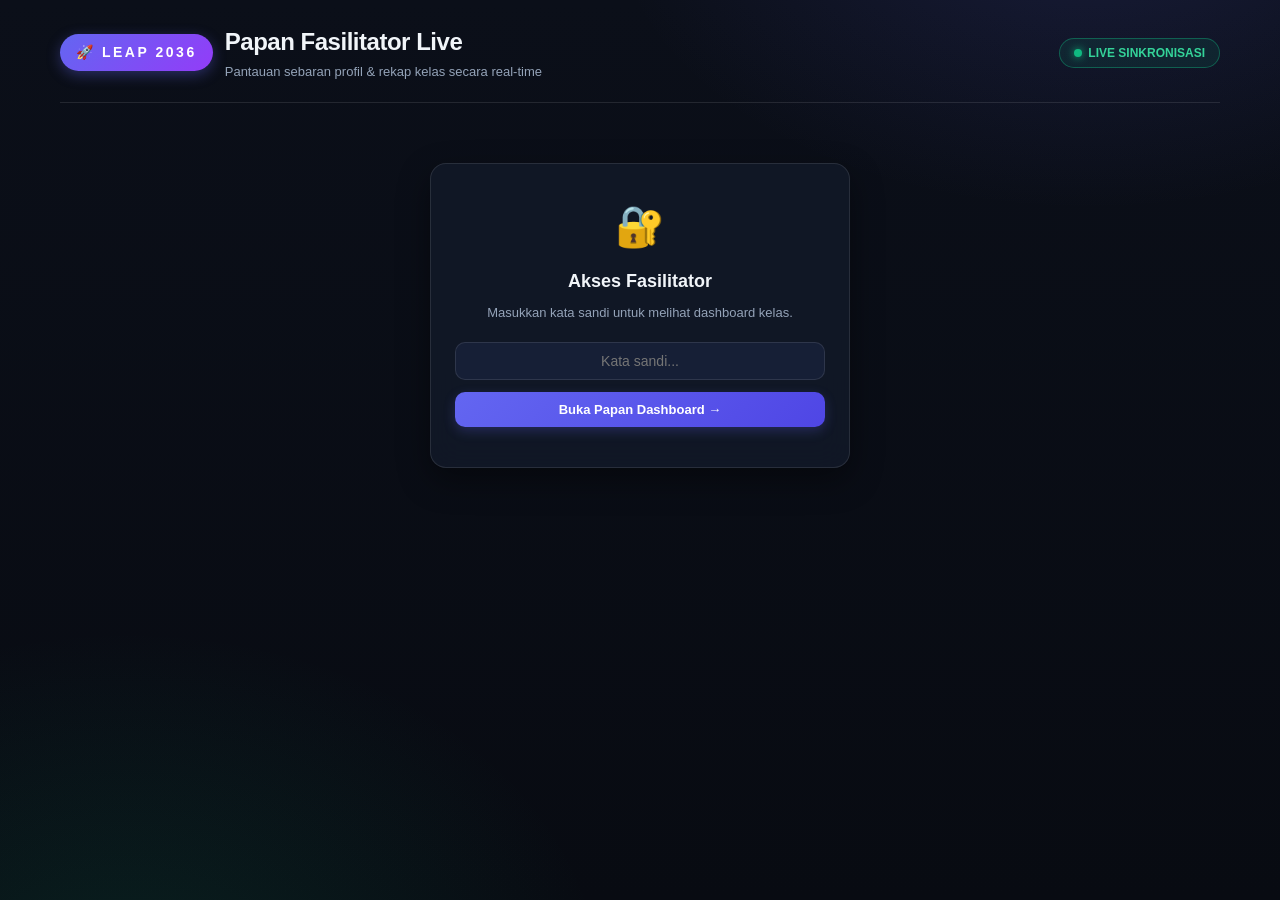
<file: dashboard.html>
<!DOCTYPE html>
<html lang="id">
<head>
<meta charset="UTF-8">
<meta name="viewport" content="width=device-width, initial-scale=1.0">
<meta name="theme-color" content="#0b0f19">
<meta name="robots" content="noindex,nofollow">
<title>🚀 LEAP 2036 — Papan Fasilitator Live</title>
<style>
  :root {
    --bg: #0b0f19;
    --panel: rgba(18, 24, 40, 0.92);
    --panel2: #161f36;
    --panel-hover: #1e2a47;
    --line: rgba(255, 255, 255, 0.1);
    --line-accent: rgba(91, 70, 246, 0.3);
    --ink: #f1f5f9;
    --muted: #94a3b8;
    --accent: #6366f1;
    --accent-bright: #818cf8;
    --accent2: #10b981;
    --energi: #ff6b3b;
    --uang: #ffab00;
    --mental: #10b981;
    --warn: #f59e0b;
    --radius: 16px;
    --shadow: 0 12px 32px rgba(0, 0, 0, 0.4);
    --font: ui-rounded, -apple-system, BlinkMacSystemFont, "Segoe UI", Roboto, sans-serif;
    --mono: ui-monospace, "SF Mono", Consolas, monospace;
  }
  * { box-sizing: border-box; }
  html, body { margin: 0; padding: 0; background: var(--bg); color: var(--ink); font-family: var(--font); line-height: 1.5; -webkit-font-smoothing: antialiased; }
  
  body {
    background:
      radial-gradient(800px 500px at 85% -10%, rgba(99, 102, 241, 0.15), transparent 60%),
      radial-gradient(800px 600px at 10% 110%, rgba(16, 185, 129, 0.12), transparent 60%),
      linear-gradient(180deg, #0b0f19 0%, #080b12 100%);
    background-attachment: fixed;
    min-height: 100vh;
    padding: 24px 16px;
  }

  .wrap { max-width: 1160px; margin: 0 auto; }
  
  /* Header */
  .dash-head {
    display: flex; flex-wrap: wrap; justify-content: space-between; align-items: center;
    gap: 16px; margin-bottom: 24px; padding-bottom: 20px;
    border-bottom: 1.5px solid var(--line);
  }
  .brand { display: flex; align-items: center; gap: 12px; }
  .brand-logo {
    background: linear-gradient(135deg, var(--accent), #933cf8);
    color: #fff; font-weight: 900; font-size: 14px; letter-spacing: 0.18em;
    padding: 8px 16px; border-radius: 999px; box-shadow: 0 4px 14px rgba(99, 102, 241, 0.35);
  }
  .title { font-size: 24px; font-weight: 900; margin: 0; letter-spacing: -0.02em; }
  .sub { color: var(--muted); font-size: 13px; margin: 2px 0 0; }

  /* Cards & Grid */
  .card {
    background: var(--panel);
    backdrop-filter: blur(16px);
    border: 1.5px solid var(--line);
    border-radius: var(--radius);
    padding: 22px; margin-bottom: 20px;
    box-shadow: var(--shadow);
  }
  .card-title {
    font-size: 13px; letter-spacing: 0.08em; text-transform: uppercase;
    color: var(--muted); font-weight: 800; margin: 0 0 16px;
    display: flex; align-items: center; justify-content: space-between;
  }

  /* Metric summary tiles */
  .metrics-grid {
    display: grid; grid-template-columns: repeat(auto-fit, minmax(180px, 1fr));
    gap: 14px; margin-bottom: 20px;
  }
  .tile {
    background: var(--panel2); border: 1.5px solid var(--line);
    border-radius: 14px; padding: 16px 18px; text-align: center;
    transition: transform 0.2s ease;
  }
  .tile:hover { transform: translateY(-2px); border-color: var(--line-accent); }
  .tile-label { font-size: 11px; text-transform: uppercase; letter-spacing: 0.08em; color: var(--muted); font-weight: 700; }
  .tile-val { font-size: 28px; font-weight: 900; margin-top: 4px; font-family: var(--mono); color: #fff; }
  .tile-sub { font-size: 12px; color: var(--accent-bright); font-weight: 700; margin-top: 2px; }

  /* Live Controls & Badges */
  .row { display: flex; gap: 10px; flex-wrap: wrap; align-items: center; }
  .pill {
    display: inline-flex; align-items: center; gap: 6px;
    background: var(--panel2); border: 1px solid var(--line);
    border-radius: 999px; padding: 5px 14px; font-size: 12px; color: var(--muted); font-weight: 700;
  }
  .pill.live { border-color: rgba(16, 185, 129, 0.4); color: #34d399; background: rgba(16, 185, 129, 0.1); }
  .pulse-dot {
    width: 8px; height: 8px; border-radius: 50%; background: #10b981;
    box-shadow: 0 0 8px #10b981; animation: pulse 2s infinite;
  }
  @keyframes pulse { 0%, 100% { opacity: 1; transform: scale(1); } 50% { opacity: 0.4; transform: scale(0.85); } }

  input[type=text], input[type=password], select {
    background: var(--panel2); border: 1.5px solid var(--line); color: var(--ink);
    border-radius: 10px; padding: 10px 14px; font-family: inherit; font-size: 14px;
    transition: border-color 0.15s ease;
  }
  input:focus, select:focus { outline: none; border-color: var(--accent); }
  
  button {
    background: linear-gradient(135deg, var(--accent), #4f46e5);
    color: #fff; border: 0; border-radius: 10px;
    padding: 10px 18px; font-weight: 800; font-family: inherit; font-size: 13px;
    cursor: pointer; transition: filter 0.15s ease, transform 0.15s ease;
    box-shadow: 0 4px 12px rgba(99, 102, 241, 0.25);
  }
  button:hover { filter: brightness(1.1); transform: translateY(-1px); }
  button:active { transform: translateY(0); }
  button.ghost { background: transparent; color: var(--ink); border: 1.5px solid var(--line); box-shadow: none; }
  button.ghost:hover { background: rgba(255,255,255,0.05); }

  /* Profile Distribution Bars */
  .dist-list { display: flex; flex-direction: column; gap: 12px; }
  .dist-item {
    display: grid; grid-template-columns: 210px 1fr 60px;
    gap: 12px; align-items: center; font-size: 13px;
  }
  .dist-name { font-weight: 700; color: var(--ink); }
  .dist-track {
    background: var(--panel2); border-radius: 999px; height: 22px;
    overflow: hidden; border: 1px solid var(--line); position: relative;
  }
  .dist-fill {
    height: 100%; border-radius: 999px;
    background: linear-gradient(90deg, var(--accent), var(--accent2));
    min-width: 4px; transition: width 0.4s cubic-bezier(0.16, 1, 0.3, 1);
  }
  .dist-pct { text-align: right; font-family: var(--mono); font-weight: 800; color: var(--muted); }

  /* Profile specific bar gradients */
  .dist-item[data-profile="Pelari Tanpa Rem"] .dist-fill { background: linear-gradient(90deg, #ff6b3b, #ff4769); }
  .dist-item[data-profile="Sukses-tapi-Tumbang"] .dist-fill { background: linear-gradient(90deg, #f59e0b, #ef4444); }
  .dist-item[data-profile="Bijak yang Tenang"] .dist-fill { background: linear-gradient(90deg, #10b981, #06b6d4); }
  .dist-item[data-profile="Mekar Belakangan"] .dist-fill { background: linear-gradient(90deg, #8b5cf6, #ec4899); }
  .dist-item[data-profile="Pemberontak Kreatif"] .dist-fill { background: linear-gradient(90deg, #3b82f6, #8b5cf6); }
  .dist-item[data-profile="Pembangun Seimbang"] .dist-fill { background: linear-gradient(90deg, #10b981, #84cc16); }

  /* Table styling */
  .tbl-wrap { overflow-x: auto; border: 1.5px solid var(--line); border-radius: 12px; }
  table { border-collapse: collapse; width: 100%; font-size: 13px; min-width: 860px; }
  th, td { padding: 12px 14px; text-align: left; border-bottom: 1px solid var(--line); white-space: nowrap; }
  th {
    position: sticky; top: 0; background: #162038;
    color: var(--muted); font-size: 11px; text-transform: uppercase; letter-spacing: 0.08em;
    font-weight: 800; cursor: pointer; user-select: none;
  }
  th:hover { color: #fff; }
  th .arr { color: var(--accent-bright); margin-left: 4px; }
  tbody tr { transition: background 0.15s ease; }
  tbody tr:hover { background: rgba(99, 102, 241, 0.08); }
  tbody tr:nth-child(even) { background: rgba(255, 255, 255, 0.015); }
  td.num { text-align: right; font-family: var(--mono); font-weight: 700; }

  .badge-profil {
    display: inline-block; padding: 4px 10px; border-radius: 999px;
    font-size: 11px; font-weight: 800; background: rgba(99, 102, 241, 0.15);
    border: 1px solid rgba(99, 102, 241, 0.3); color: var(--accent-bright);
  }
  
  .err { color: #f87171; font-size: 13px; margin-top: 8px; }
  .hidden { display: none !important; }

  /* Passcode Modal Gate */
  .gate-box {
    max-width: 420px; margin: 60px auto; text-align: center; padding: 32px 24px;
  }
  .gate-icon { font-size: 40px; margin-bottom: 12px; }
</style>
</head>
<body>
<div class="wrap">

  <!-- ============ HEADER ============ -->
  <header class="dash-head">
    <div class="brand">
      <span class="brand-logo">🚀 LEAP 2036</span>
      <div>
        <h1 class="title">Papan Fasilitator Live</h1>
        <p class="sub">Pantauan sebaran profil & rekap kelas secara real-time</p>
      </div>
    </div>
    <div class="row">
      <div class="pill live" id="livePill">
        <span class="pulse-dot"></span>
        <span id="liveText">LIVE SINKRONISASI</span>
      </div>
    </div>
  </header>

  <!-- ============ GATE ============ -->
  <div class="card gate-box" id="gate">
    <div class="gate-icon">🔐</div>
    <h2 style="margin:0 0 8px;font-size:18px;font-weight:900">Akses Fasilitator</h2>
    <p class="sub" style="margin-bottom:20px">Masukkan kata sandi untuk melihat dashboard kelas.</p>
    <div style="display:flex;flex-direction:column;gap:12px">
      <input id="pass" type="password" autocomplete="off" placeholder="Kata sandi..." style="text-align:center">
      <button id="btnUnlock">Buka Papan Dashboard →</button>
    </div>
    <div class="err" id="gateErr"></div>
  </div>

  <!-- ============ DASHBOARD BODY ============ -->
  <div id="board" class="hidden">

    <!-- Controls bar -->
    <div class="card" style="padding:14px 20px">
      <div class="row" style="justify-content:space-between">
        <div class="row">
          <span class="pill" id="cfgPill">Supabase: Terhubung 🟢</span>
          <span class="pill" id="countPill">0 data</span>
          <span class="pill" id="timerPill">Auto-update: 5s</span>
        </div>
        <div class="row">
          <select id="selAuto">
            <option value="5000">Auto Refresh (5s)</option>
            <option value="10000">Auto Refresh (10s)</option>
            <option value="0">Manual Refresh</option>
          </select>
          <button class="ghost" id="btnReload">🔄 Muat Sekarang</button>
          <button id="btnCsv">📥 Ekspor CSV</button>
        </div>
      </div>
      <div class="err" id="fetchErr"></div>
    </div>

    <!-- Metric Summary Tiles -->
    <div class="metrics-grid">
      <div class="tile">
        <div class="tile-label">Total Peserta</div>
        <div class="tile-val" id="mTotal">0</div>
        <div class="tile-sub">Permainan Selesai</div>
      </div>
      <div class="tile">
        <div class="tile-label">Profil Dominan</div>
        <div class="tile-val" id="mTopProfile" style="font-size:16px;line-height:1.3;margin-top:8px;color:#818cf8">—</div>
        <div class="tile-sub" id="mTopCount">0 peserta</div>
      </div>
      <div class="tile">
        <div class="tile-label">Rata-Rata Energi</div>
        <div class="tile-val" id="mAvgE" style="color:var(--energi)">—</div>
        <div class="tile-sub">Skor 0–200</div>
      </div>
      <div class="tile">
        <div class="tile-label">Rata-Rata Uang</div>
        <div class="tile-val" id="mAvgU" style="color:var(--uang)">—</div>
        <div class="tile-sub">Skor 0–200</div>
      </div>
      <div class="tile">
        <div class="tile-label">Rata-Rata Mental</div>
        <div class="tile-val" id="mAvgM" style="color:var(--mental)">—</div>
        <div class="tile-sub">Skor 0–200</div>
      </div>
    </div>

    <!-- Profile Distribution Chart -->
    <div class="card">
      <div class="card-title">
        <span>📊 Sebaran 7 Profil 2036</span>
        <span id="distTotalBadge" style="font-size:12px;color:var(--muted)">0 total</span>
      </div>
      <div class="dist-list" id="dist"></div>
    </div>

    <!-- Results Table -->
    <div class="card">
      <div class="card-title">
        <span>📋 Tabel Rekapitulasi Data</span>
        <div class="row">
          <input type="text" id="inpFilter" placeholder="Cari kode / profil..." style="padding:6px 12px;font-size:12px;min-width:180px">
          <span id="tblCount" style="font-size:12px;color:var(--muted)">0 baris</span>
        </div>
      </div>
      <div class="tbl-wrap">
        <table id="tbl">
          <thead><tr id="thead"></tr></thead>
          <tbody id="tbody"></tbody>
        </table>
      </div>
    </div>

  </div>
</div>

<script>
(function () {
  'use strict';

  // Facilitator password is verified server-side by /api/dashboard-data
  // (see that file + migration_2026-07-31_security_fix.sql). This page
  // no longer holds the password or the Supabase key — it only holds
  // the password IN MEMORY after a successful unlock, to resend on
  // each auto-refresh poll. Nothing is persisted to localStorage.
  var PASSWORD = null;

  var PROFILES = [
    'Pelari Tanpa Rem',
    'Sukses-tapi-Tumbang',
    'Bijak yang Tenang',
    'Mekar Belakangan',
    'Pemberontak Kreatif',
    'Pembangun Seimbang',
    'Penjelajah Reflektif'
  ];

  var COLS = [
    { k: 'kode',        h: 'Kode',    num: false },
    { k: 'energi',      h: 'Energi',  num: true  },
    { k: 'uang',        h: 'Uang',    num: true  },
    { k: 'mental',      h: 'Mental',  num: true  },
    { k: 'total_f1',    h: 'TotalF1', num: true  },
    { k: 'profil',      h: 'Profil',  num: false },
    { k: 'disc',        h: 'DISC',    num: false },
    { k: 'tujuan',      h: 'Tujuan',  num: false },
    { k: 'arah_tujuan', h: 'Arah',    num: false },
    { k: 'nilai',       h: 'Nilai',   num: false },
    { k: 'created_at',  h: 'Waktu',   num: false }
  ];

  var $ = function (id) { return document.getElementById(id); };
  var ROWS = [];
  var sortKey = 'created_at', sortDir = -1;
  var autoTimer = null;

  // Ask the server whether `password` is correct and, if so, get the
  // current rows back in the same round trip. Never touches Supabase
  // directly from the browser.
  function authFetch(password) {
    return fetch('/api/dashboard-data', {
      method: 'POST',
      headers: { 'Content-Type': 'application/json' },
      body: JSON.stringify({ password: password })
    }).then(function (res) {
      return res.json().catch(function () { return {}; }).then(function (data) {
        if (!res.ok) throw new Error(data.error || ('HTTP ' + res.status));
        return Array.isArray(data.rows) ? data.rows : [];
      });
    });
  }

  // Gate
  function unlock() {
    var val = $('pass').value;
    $('gateErr').textContent = '';
    $('btnUnlock').disabled = true;
    authFetch(val).then(function (rows) {
      PASSWORD = val;
      $('gate').classList.add('hidden');
      $('board').classList.remove('hidden');
      ROWS = rows;
      $('countPill').textContent = ROWS.length + ' data masuk';
      renderMetrics(ROWS);
      renderDist(ROWS);
      renderTable();
      setupAutoRefresh();
    }).catch(function (err) {
      $('gateErr').textContent = err.message || 'Kata sandi salah.';
    }).then(function () {
      $('btnUnlock').disabled = false;
    });
  }
  $('btnUnlock').addEventListener('click', unlock);
  $('pass').addEventListener('keydown', function (e) { if (e.key === 'Enter') unlock(); });

  function setupAutoRefresh() {
    clearInterval(autoTimer);
    var ms = parseInt($('selAuto').value, 10);
    if (ms > 0) {
      $('timerPill').textContent = 'Auto-update: ' + (ms / 1000) + 's';
      autoTimer = setInterval(fetchRows, ms);
    } else {
      $('timerPill').textContent = 'Auto-update: Mati';
    }
  }
  $('selAuto').addEventListener('change', setupAutoRefresh);
  $('btnReload').addEventListener('click', function () { fetchRows(); });
  $('inpFilter').addEventListener('input', renderTable);

  // Poll via the server-side proxy (re-sends the in-memory password;
  // never talks to Supabase directly from this page).
  function fetchRows() {
    if (!PASSWORD) return;
    $('fetchErr').textContent = '';
    authFetch(PASSWORD).then(function (rows) {
      ROWS = rows;
      $('countPill').textContent = ROWS.length + ' data masuk';
      renderMetrics(ROWS);
      renderDist(ROWS);
      renderTable();
    }).catch(function (err) {
      $('countPill').textContent = 'Gagal';
      $('fetchErr').textContent = 'Gagal memuat data live: ' + err.message;
    });
  }

  // Summary Metrics
  function renderMetrics(rows) {
    $('mTotal').textContent = rows.length;
    if (!rows.length) {
      $('mTopProfile').textContent = '—';
      $('mTopCount').textContent = '0 peserta';
      $('mAvgE').textContent = '—'; $('mAvgU').textContent = '—'; $('mAvgM').textContent = '—';
      return;
    }

    var counts = {}, sumE = 0, sumU = 0, sumM = 0;
    rows.forEach(function (r) {
      if (r.profil) counts[r.profil] = (counts[r.profil] || 0) + 1;
      sumE += Number(r.energi || 0);
      sumU += Number(r.uang || 0);
      sumM += Number(r.mental || 0);
    });

    var topProf = '—', maxC = 0;
    Object.keys(counts).forEach(function (p) {
      if (counts[p] > maxC) { maxC = counts[p]; topProf = p; }
    });

    $('mTopProfile').textContent = topProf;
    $('mTopCount').textContent = maxC + ' peserta (' + Math.round((maxC / rows.length) * 100) + '%)';
    $('mAvgE').textContent = Math.round(sumE / rows.length);
    $('mAvgU').textContent = Math.round(sumU / rows.length);
    $('mAvgM').textContent = Math.round(sumM / rows.length);
  }

  // Distribution Bars
  function renderDist(rows) {
    var counts = {};
    PROFILES.forEach(function (p) { counts[p] = 0; });
    rows.forEach(function (r) { if (r.profil && counts.hasOwnProperty(r.profil)) counts[r.profil]++; });

    var total = rows.length || 1;
    $('distTotalBadge').textContent = rows.length + ' peserta selesai';

    var box = $('dist');
    box.innerHTML = '';

    PROFILES.forEach(function (p) {
      var n = counts[p] || 0;
      var pct = Math.round((n / total) * 100);
      var item = document.createElement('div');
      item.className = 'dist-item';
      item.setAttribute('data-profile', p);

      var name = document.createElement('div'); name.className = 'dist-name'; name.textContent = p;
      var track = document.createElement('div'); track.className = 'dist-track';
      var fill = document.createElement('div'); fill.className = 'dist-fill'; fill.style.width = pct + '%';
      track.appendChild(fill);
      var count = document.createElement('div'); count.className = 'dist-pct'; count.textContent = n + ' (' + pct + '%)';

      item.appendChild(name); item.appendChild(track); item.appendChild(count);
      box.appendChild(item);
    });
  }

  // Filtered & Sorted Table
  function filterRows() {
    var q = $('inpFilter').value.trim().toLowerCase();
    if (!q) return ROWS;
    return ROWS.filter(function (r) {
      var txt = (r.kode || '') + ' ' + (r.profil || '') + ' ' + (r.tujuan || '') + ' ' + (Array.isArray(r.nilai) ? r.nilai.join(' ') : '');
      return txt.toLowerCase().indexOf(q) >= 0;
    });
  }

  function sortedRows() {
    var arr = filterRows().slice();
    var col = null;
    COLS.forEach(function (c) { if (c.k === sortKey) col = c; });
    arr.sort(function (a, b) {
      var av = a[sortKey], bv = b[sortKey];
      if (col && col.num) {
        av = (av == null || av === '') ? -Infinity : Number(av);
        bv = (bv == null || bv === '') ? -Infinity : Number(bv);
        return (av - bv) * sortDir;
      }
      av = (av == null) ? '' : String(av);
      bv = (bv == null) ? '' : String(bv);
      return av.localeCompare(bv) * sortDir;
    });
    return arr;
  }

  function buildHead() {
    var tr = $('thead');
    tr.innerHTML = '';
    COLS.forEach(function (col) {
      var th = document.createElement('th');
      th.textContent = col.h;
      if (sortKey === col.k) {
        var a = document.createElement('span'); a.className = 'arr';
        a.textContent = sortDir < 0 ? '▼' : '▲';
        th.appendChild(a);
      }
      th.addEventListener('click', function () {
        if (sortKey === col.k) sortDir = -sortDir;
        else { sortKey = col.k; sortDir = col.num ? -1 : 1; }
        renderTable();
      });
      tr.appendChild(th);
    });
  }

  function renderTable() {
    buildHead();
    var rows = sortedRows();
    var tb = $('tbody');
    tb.innerHTML = '';
    rows.forEach(function (r) {
      var tr = document.createElement('tr');
      COLS.forEach(function (col) {
        var td = document.createElement('td');
        if (col.num) td.className = 'num';
        
        var v = r[col.k];
        if (col.k === 'profil' && v) {
          td.innerHTML = '<span class="badge-profil">' + escapeHtml(v) + '</span>';
        } else if (col.k === 'nilai' && Array.isArray(v)) {
          td.textContent = v.join(' · ');
        } else if (col.k === 'created_at' && v) {
          try { td.textContent = new Date(v).toLocaleTimeString('id-ID', { hour: '2-digit', minute: '2-digit', second: '2-digit' }); }
          catch (e) { td.textContent = String(v); }
        } else {
          td.textContent = (v == null || v === undefined) ? '' : String(v);
        }
        tr.appendChild(td);
      });
      tb.appendChild(tr);
    });
    $('tblCount').textContent = rows.length + ' baris';
  }

  function escapeHtml(s) {
    return String(s).replace(/&/g, '&amp;').replace(/</g, '&lt;').replace(/>/g, '&gt;').replace(/"/g, '&quot;');
  }

  // Export CSV
  function csvCell(c) {
    var v = (c === null || c === undefined) ? '' : String(c);
    return /[",\n]/.test(v) ? '"' + v.replace(/"/g, '""') + '"' : v;
  }
  function exportCsv() {
    var rows = sortedRows();
    var header = COLS.map(function (c) { return c.h; });
    var lines = [header.map(csvCell).join(',')];
    rows.forEach(function (r) {
      lines.push(COLS.map(function (col) {
        var v = r[col.k];
        if (col.k === 'nilai' && Array.isArray(v)) v = v.join(' ; ');
        return csvCell((v == null) ? '' : String(v));
      }).join(','));
    });
    var csv = lines.join('\n') + '\n';
    var blob = new Blob([csv], { type: 'text/csv;charset=utf-8' });
    var url = URL.createObjectURL(blob);
    var a = document.createElement('a');
    a.href = url; a.download = 'LEAP2036-RekapLive.csv';
    document.body.appendChild(a); a.click(); document.body.removeChild(a);
    setTimeout(function () { URL.revokeObjectURL(url); }, 1500);
  }
  $('btnCsv').addEventListener('click', exportCsv);

})();
</script>
</body>
</html>
</file>
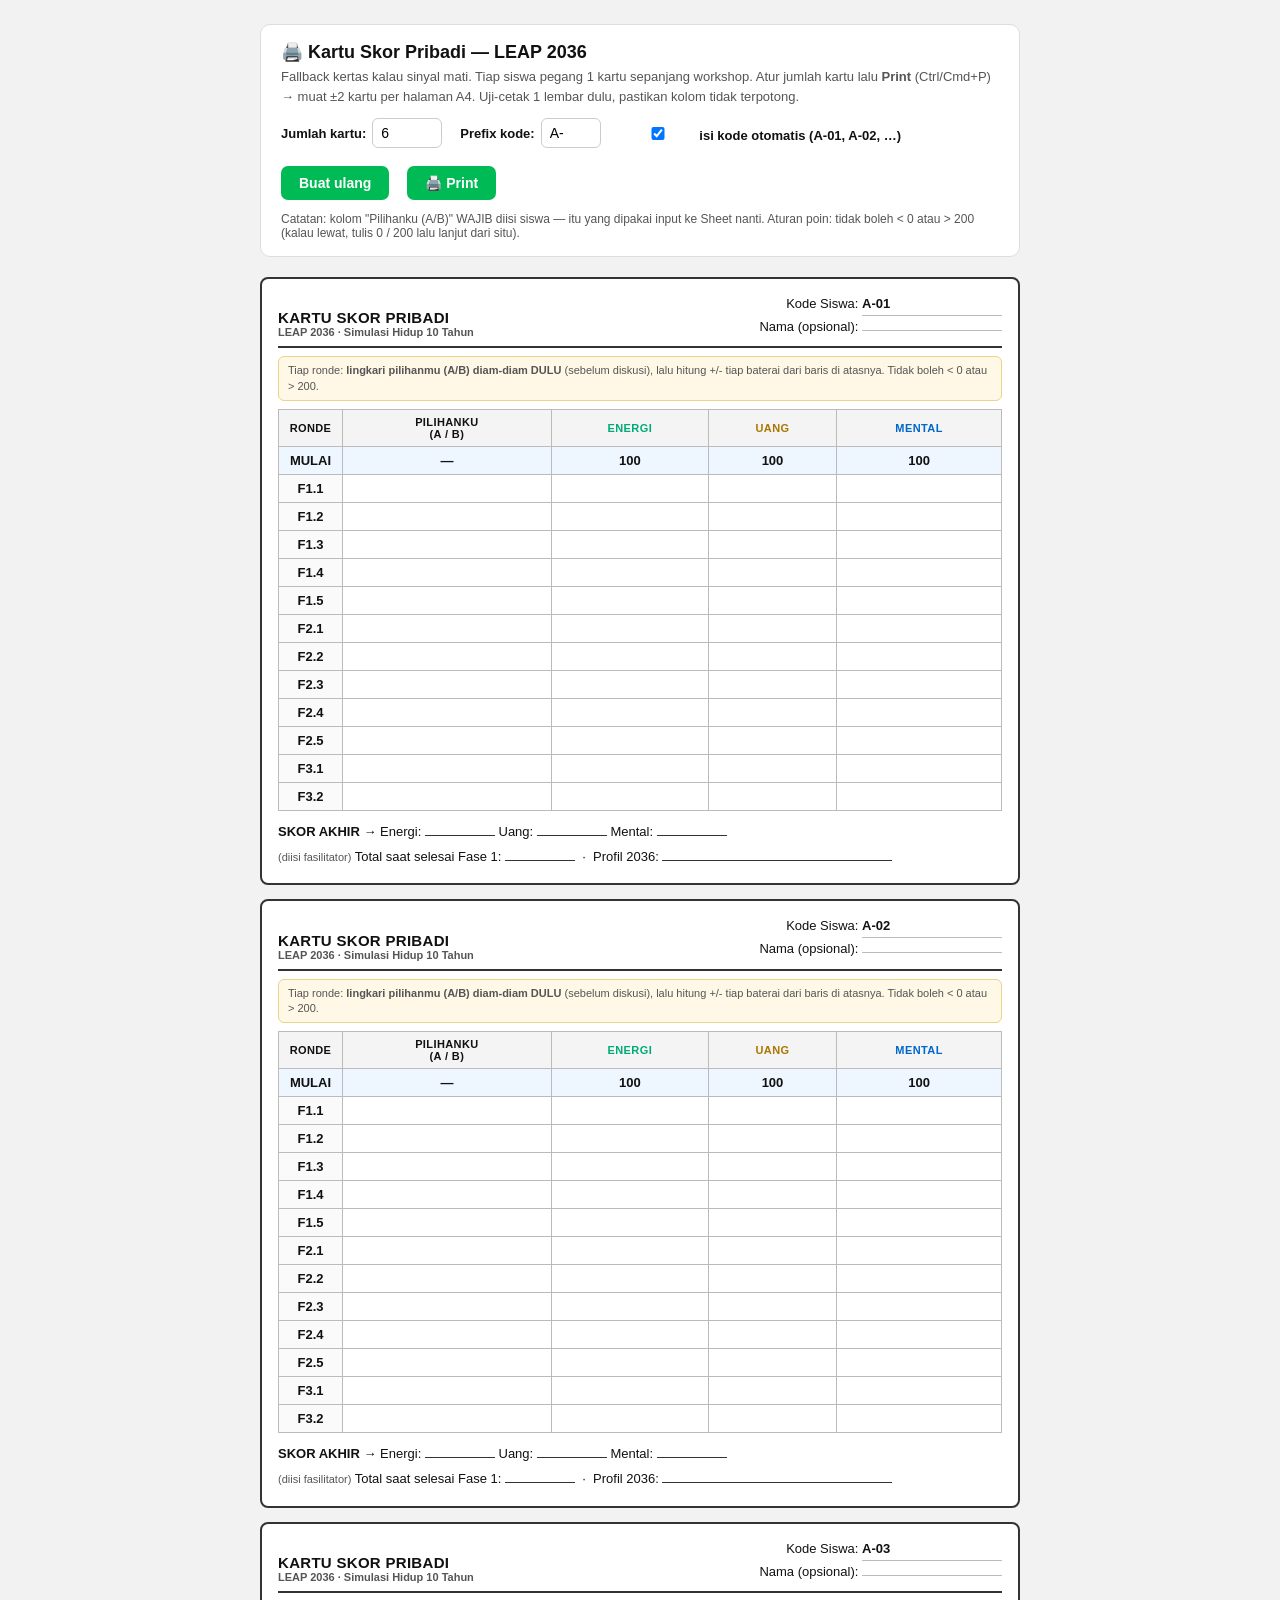
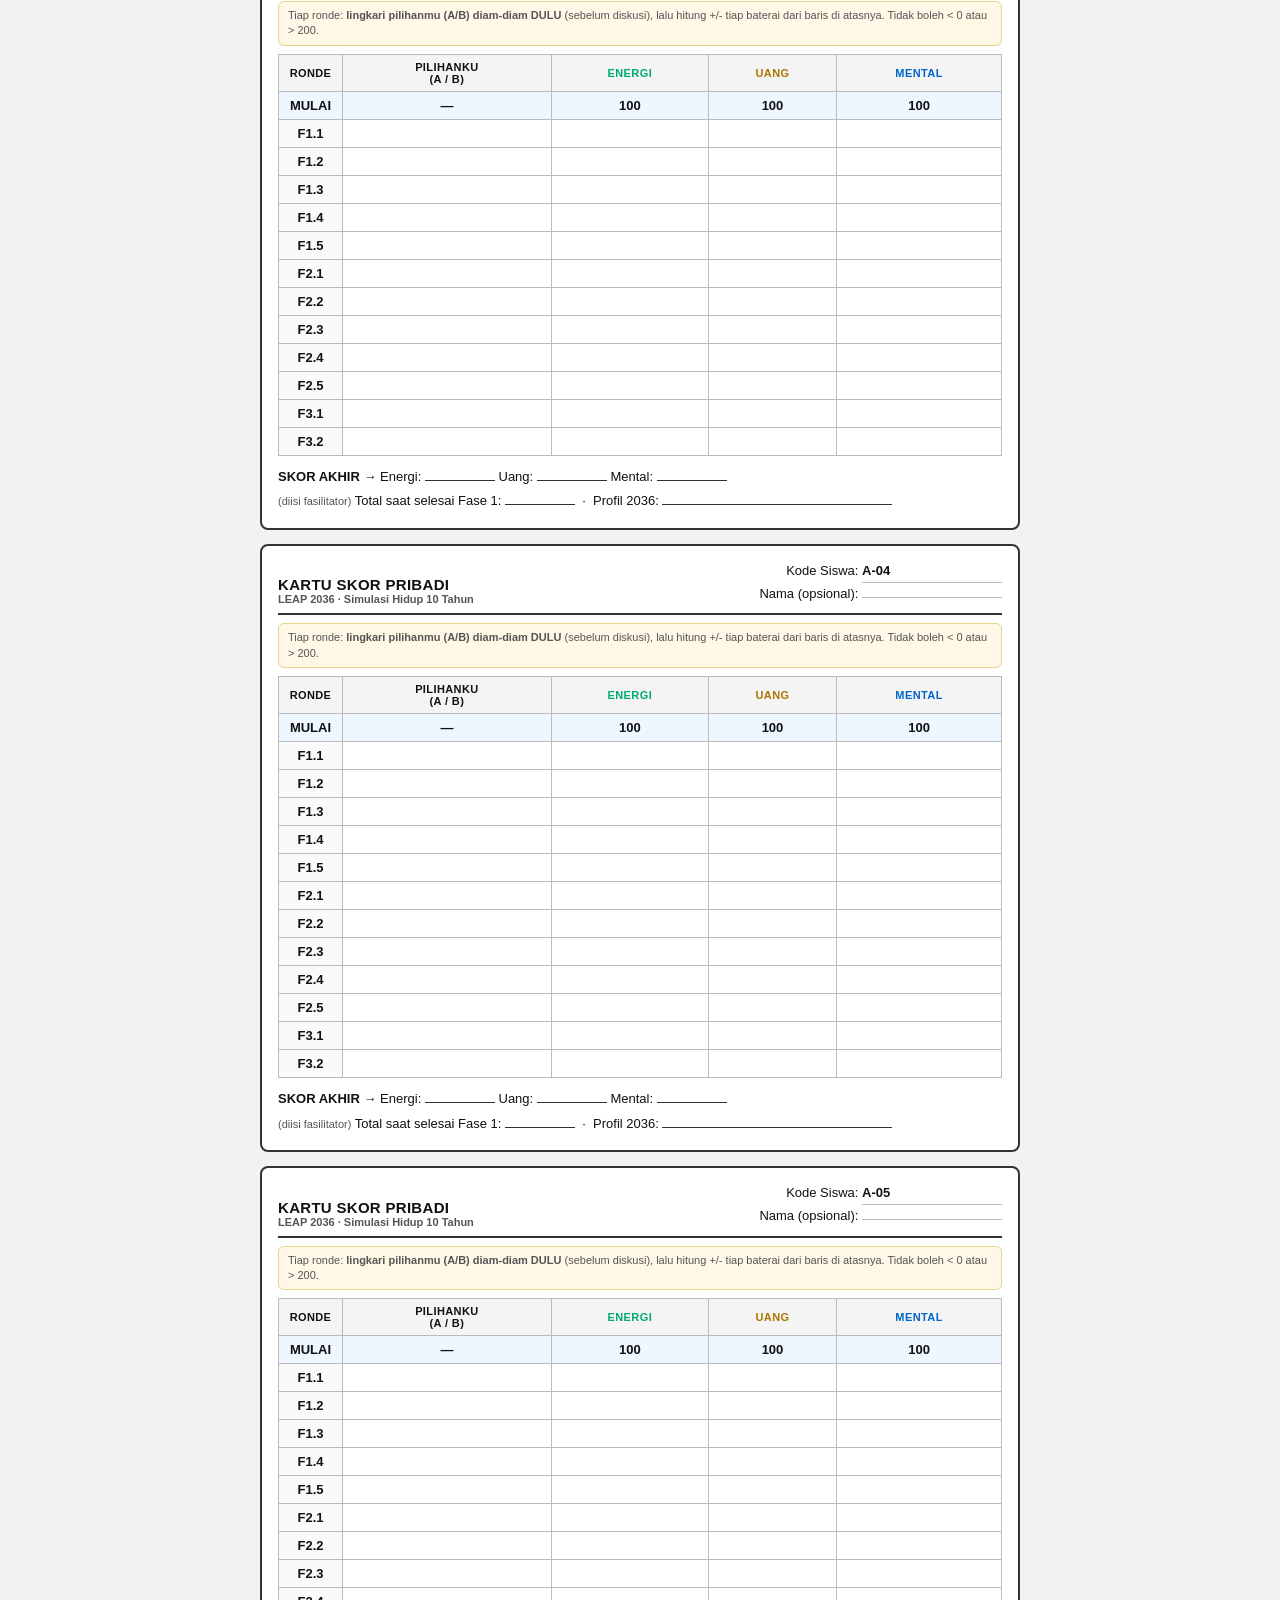
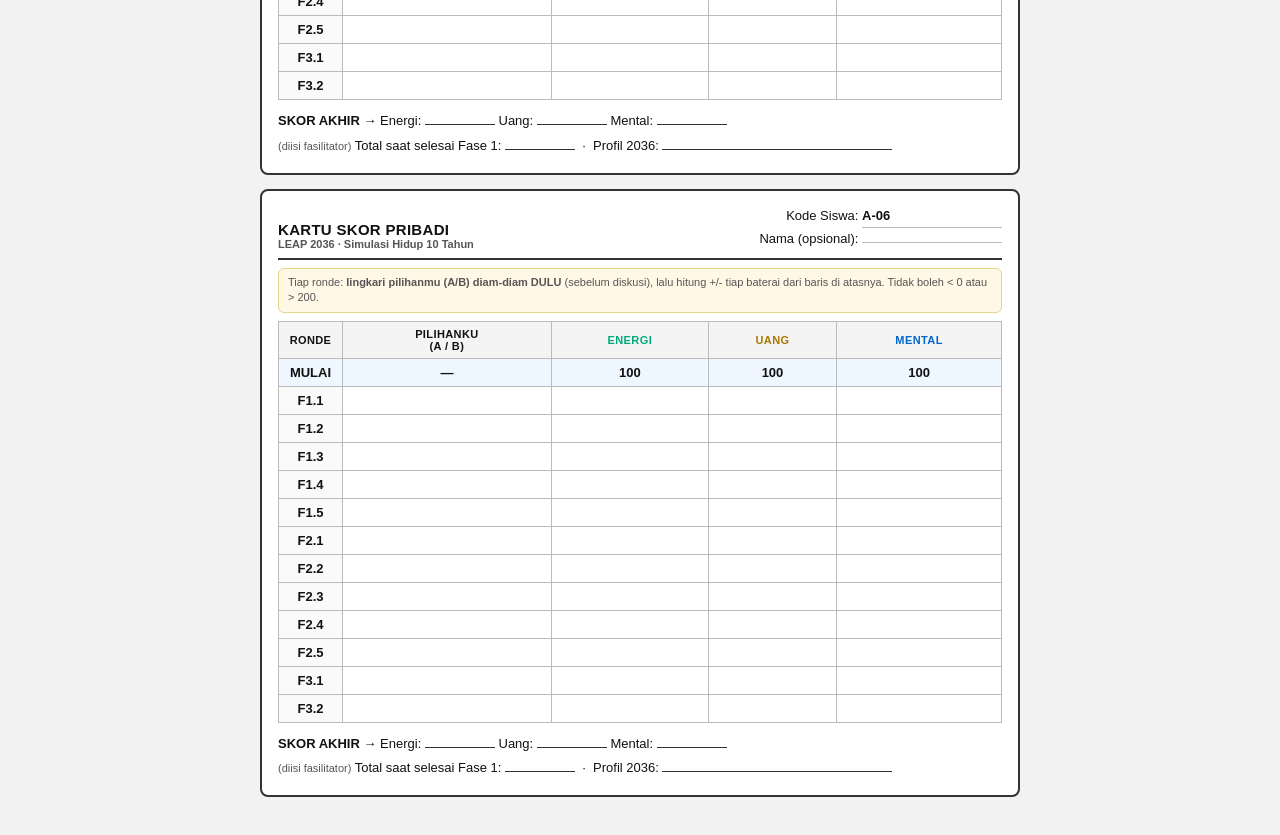
<file: docs/data-system/kartu-skor.html>
<!DOCTYPE html>
<html lang="id">
<head>
<meta charset="UTF-8">
<meta name="viewport" content="width=device-width, initial-scale=1.0">
<title>Kartu Skor Pribadi — LEAP 2036 (cetak)</title>
<style>
  :root{ --ink:#111; --muted:#555; --line:#333; --soft:#bbb; --accent:#0b5; }
  *{box-sizing:border-box}
  body{font-family:'Segoe UI',Arial,sans-serif;color:var(--ink);background:#f2f2f2;margin:0;padding:24px;font-size:14px}

  /* ── Controls (screen only) ── */
  .controls{max-width:760px;margin:0 auto 20px;background:#fff;border:1px solid #ddd;border-radius:10px;padding:16px 20px}
  .controls h1{font-size:18px;margin:0 0 4px}
  .controls p{margin:0 0 12px;color:var(--muted);font-size:13px;line-height:1.5}
  .controls label{font-size:13px;font-weight:600;margin-right:6px}
  .controls input{width:70px;padding:6px 8px;border:1px solid #ccc;border-radius:6px;font-size:14px}
  .controls .row{display:flex;gap:18px;align-items:center;flex-wrap:wrap;margin-bottom:12px}
  .controls button{background:var(--accent);color:#fff;border:none;border-radius:7px;padding:9px 18px;font-size:14px;font-weight:700;cursor:pointer}
  .controls button:hover{filter:brightness(.93)}
  .hint{font-size:12px;color:var(--muted)}

  /* ── Card ── */
  .sheet{max-width:760px;margin:0 auto}
  .card{background:#fff;border:2px solid var(--line);border-radius:8px;padding:14px 16px;margin:0 auto 14px;page-break-inside:avoid}
  .card-head{display:flex;justify-content:space-between;align-items:flex-end;gap:14px;border-bottom:2px solid var(--line);padding-bottom:8px;margin-bottom:8px}
  .card-title{font-size:15px;font-weight:800;letter-spacing:.3px}
  .card-title small{display:block;font-weight:600;color:var(--muted);font-size:11px;letter-spacing:0}
  .idline{font-size:13px;text-align:right;line-height:1.7}
  .idline b{display:inline-block;min-width:140px;border-bottom:1px solid var(--soft);text-align:left}
  .reminder{font-size:11px;color:var(--muted);background:#fff8e6;border:1px solid #e8d48a;border-radius:6px;padding:6px 9px;margin-bottom:8px;line-height:1.4}
  table{width:100%;border-collapse:collapse}
  th,td{border:1px solid var(--soft);padding:6px 6px;text-align:center;font-size:13px}
  th{background:#f4f4f4;font-size:11px;text-transform:uppercase;letter-spacing:.4px}
  td.ronde{font-weight:700;background:#fafafa;width:64px}
  tr.start td{background:#eef7ff;font-weight:700}
  td.fill{height:26px}
  .energi{color:#0a7}
  .uang{color:#a70}
  .mental{color:#06c}
  .foot{margin-top:9px;font-size:13px;line-height:1.9}
  .foot .blank{display:inline-block;min-width:70px;border-bottom:1px solid var(--line);text-align:center}
  .foot .wide{min-width:230px}
  .foot .fac{color:var(--muted);font-size:11px}

  @media print{
    body{background:#fff;padding:0;font-size:12.5px}
    .controls{display:none}
    .sheet{max-width:100%}
    .card{margin:0 0 8mm;border-color:#000;page-break-inside:avoid}
    @page{size:A4;margin:12mm}
  }
</style>
</head>
<body>

<div class="controls">
  <h1>🖨️ Kartu Skor Pribadi — LEAP 2036</h1>
  <p>Fallback kertas kalau sinyal mati. Tiap siswa pegang 1 kartu sepanjang workshop. Atur jumlah kartu lalu <b>Print</b> (Ctrl/Cmd+P) → muat ±2 kartu per halaman A4. Uji-cetak 1 lembar dulu, pastikan kolom tidak terpotong.</p>
  <div class="row">
    <span><label for="count">Jumlah kartu:</label><input type="number" id="count" value="6" min="1" max="200"></span>
    <span><label for="prefix">Prefix kode:</label><input type="text" id="prefix" value="A-" style="width:60px"></span>
    <span><label for="auto"><input type="checkbox" id="auto" checked> isi kode otomatis (A-01, A-02, …)</label></span>
    <button onclick="render()">Buat ulang</button>
    <button onclick="window.print()">🖨️ Print</button>
  </div>
  <div class="hint">Catatan: kolom "Pilihanku (A/B)" WAJIB diisi siswa — itu yang dipakai input ke Sheet nanti. Aturan poin: tidak boleh &lt; 0 atau &gt; 200 (kalau lewat, tulis 0 / 200 lalu lanjut dari situ).</div>
</div>

<div class="sheet" id="sheet"></div>

<script>
const ROUNDS = ['F1.1','F1.2','F1.3','F1.4','F1.5','F2.1','F2.2','F2.3','F2.4','F2.5','F3.1','F3.2'];

function pad(n){ return String(n).padStart(2,'0'); }

function cardHTML(kode){
  let rows = `<tr class="start"><td class="ronde">MULAI</td><td>—</td><td>100</td><td>100</td><td>100</td></tr>`;
  for (const r of ROUNDS){
    rows += `<tr><td class="ronde">${r}</td><td class="fill"></td><td class="fill energi"></td><td class="fill uang"></td><td class="fill mental"></td></tr>`;
  }
  return `
  <div class="card">
    <div class="card-head">
      <div class="card-title">KARTU SKOR PRIBADI<small>LEAP 2036 · Simulasi Hidup 10 Tahun</small></div>
      <div class="idline">
        Kode Siswa: <b>${kode || ''}</b><br>
        Nama (opsional): <b></b>
      </div>
    </div>
    <div class="reminder">Tiap ronde: <b>lingkari pilihanmu (A/B) diam-diam DULU</b> (sebelum diskusi), lalu hitung +/- tiap baterai dari baris di atasnya. Tidak boleh &lt; 0 atau &gt; 200.</div>
    <table>
      <thead>
        <tr><th>Ronde</th><th>Pilihanku<br>(A / B)</th><th class="energi">Energi</th><th class="uang">Uang</th><th class="mental">Mental</th></tr>
      </thead>
      <tbody>${rows}</tbody>
    </table>
    <div class="foot">
      <b>SKOR AKHIR →</b>
      Energi: <span class="blank"></span>
      Uang: <span class="blank"></span>
      Mental: <span class="blank"></span><br>
      <span class="fac">(diisi fasilitator)</span> Total saat selesai Fase 1: <span class="blank"></span>
      &nbsp;·&nbsp; Profil 2036: <span class="blank wide"></span>
    </div>
  </div>`;
}

function render(){
  const count = Math.max(1, Math.min(200, parseInt(document.getElementById('count').value) || 1));
  const prefix = document.getElementById('prefix').value || '';
  const auto = document.getElementById('auto').checked;
  let html = '';
  for (let i=1; i<=count; i++){
    html += cardHTML(auto ? prefix + pad(i) : '');
  }
  document.getElementById('sheet').innerHTML = html;
}
render();
</script>
</body>
</html>
</file>
<file: style.css>
/* ============================================================
   LEAP 2036 — DECISION ENGINE  ·  Visual Polish (Vibrant & Ramah Anak)
   ------------------------------------------------------------
   COMPLETE PRESENTATION ENHANCEMENT — Engine & JS IDs untouched.
   Target: Vibrant, warm, kid-friendly (SD→SMA), mobile-first.
     · Dynamic ambient daylight background with animated floating glows
     · Soft glassmorphic cards with animated colorful top accent ribbons
     · Interactive tactile buttons (A & B distinct color accents, 3D keys)
     · High-visibility HUD with resource icons (⚡ Energi, 💰 Uang, 🧠 Mental)
     · Milestone progress bar with shimmering fill animation
     · Celebratory reveal & result profile card styling
     · System rounded font stack ONLY (offline / file:// safe)
     · Clean @media print preservation for Surat sheet
   ============================================================ */

:root {
  /* ---- surfaces (bright daylight) ---- */
  --bg:          #eef4ff;   /* soft sky blue */
  --bg-cream:    #fff8f0;   /* warm horizon cream */
  --card:        #ffffff;
  --card-2:      #fcfdff;
  --soft:        #f3f6ff;   /* tinted inner panel */
  --soft2:       #eaeefe;
  --line:        #e2e7f6;
  --line2:       #d2d9f0;
  --line3:       #b8c2e6;

  /* ---- ink (deep plum-navy, friendly & high contrast) ---- */
  --ink:         #1f1b42;
  --ink-soft:    #4c4775;
  --ink-dim:     #7873a0;
  --ink-faint:   #a39fc2;

  /* ---- primary accent (vibrant indigo-violet hero) ---- */
  --accent:        #5b46f6;
  --accent-bright: #7c69ff;
  --accent2:       #933cf8;
  --accent-ink:    #ffffff;
  --accent-soft:   #eeeaff;
  --accent-glow:   rgba(91, 70, 246, 0.35);

  /* ---- playful secondary pops ---- */
  --pink:        #ff5c9d;
  --sky:         #29b6f6;
  --gold:        #ffa000;

  /* ---- 3 resources (vivid coral / gold / mint) ---- */
  --energi:        #ff6b3b; /* warm energetic coral */
  --uang:          #ffab00; /* rich sunny gold */
  --mental:        #10b981; /* fresh vibrant mint */
  --energi-soft:   rgba(255, 107, 59, 0.12);
  --uang-soft:     rgba(255, 171, 0, 0.14);
  --mental-soft:   rgba(16, 185, 129, 0.12);

  --good:        #10b981;
  --warn:        #f59e0b;

  /* ---- spacing scale (4pt base) ---- */
  --s1: 4px;  --s2: 8px;  --s3: 12px; --s4: 16px;
  --s5: 20px; --s6: 24px; --s7: 32px; --s8: 40px; --s9: 56px;

  /* ---- radius scale (friendly & squishy) ---- */
  --r-xs: 10px;
  --r-sm: 14px;
  --r-md: 20px;
  --r-lg: 28px;
  --r-pill: 999px;
  --radius:    var(--r-lg);
  --radius-sm: var(--r-sm);

  /* ---- elevation shadows ---- */
  --shadow-1: 0 4px 12px rgba(45, 35, 110, 0.06);
  --shadow-2: 0 16px 36px -12px rgba(45, 35, 110, 0.14), 0 0 0 1px rgba(255, 255, 255, 0.8) inset;
  --shadow-3: 0 28px 60px -16px rgba(45, 35, 110, 0.22);
  --shadow:   var(--shadow-3);
  --ring:     0 0 0 1px var(--line2);

  /* ---- typography ---- */
  --fs-micro: 11.5px;
  --fs-cap:   13px;
  --fs-sm:    14px;
  --fs-body:  16px;
  --fs-lead:  17.5px;
  --fs-h3:    clamp(19px, 3.8vw, 22px);
  --fs-h2:    clamp(22px, 5vw, 29px);
  --fs-h1:    clamp(31px, 7.4vw, 48px);
  --fs-display: clamp(28px, 6.6vw, 42px);

  --lh-tight: 1.16;
  --lh-snug:  1.38;
  --lh-body:  1.60;

  --tracking-cap: .12em;
  --tracking-tight: -.018em;

  --maxw: 720px;

  /* system-font stack only (offline / file:// safe) */
  --font: ui-rounded, "SF Pro Rounded", -apple-system, BlinkMacSystemFont,
          "Segoe UI Variable", "Segoe UI", Roboto, "Helvetica Neue", Arial,
          "Noto Sans", sans-serif;
  --mono: ui-rounded, "SF Pro Rounded", "Segoe UI", Roboto, sans-serif;

  /* ---- motion ---- */
  --ease-out: cubic-bezier(.16, 1, .3, 1);
  --ease-spring: cubic-bezier(.34, 1.56, .64, 1);
  --t-fast: .15s;
  --t-med:  .28s;
  --t-slow: .52s;
}

* { box-sizing: border-box; }

html, body {
  margin: 0;
  padding: 0;
  background: var(--bg);
  color: var(--ink);
  font-family: var(--font);
  font-feature-settings: "kern" 1, "liga" 1, "calt" 1;
  -webkit-font-smoothing: antialiased;
  -moz-osx-font-smoothing: grayscale;
  text-rendering: optimizeLegibility;
  line-height: var(--lh-body);
  -webkit-text-size-adjust: 100%;
}

/* Ambient cheerful background with floating glows */
body {
  position: relative;
  background:
    radial-gradient(900px 500px at 85% -5%, #ffe6a3 0%, rgba(255,230,163,0) 65%),  /* warm sun glow */
    radial-gradient(800px 550px at 10% -2%,  #cce3ff 0%, rgba(204,227,255,0) 60%),  /* sky blue glow */
    radial-gradient(900px 700px at 50% 115%, #ffd6ed 0%, rgba(255,214,237,0) 60%),  /* pink horizon */
    linear-gradient(180deg, #eef4ff 0%, #f4f0ff 45%, var(--bg-cream) 100%);
  background-attachment: fixed;
  min-height: 100vh;
  min-height: 100dvh;
  overflow-x: hidden;
}

/* Floating ambient elements for kid-friendly visual magic */
body::before, body::after {
  content: "";
  position: fixed;
  border-radius: 50%;
  pointer-events: none;
  z-index: 0;
  filter: blur(50px);
  opacity: 0.45;
}
body::before {
  width: 280px; height: 280px;
  background: linear-gradient(135deg, var(--sky), var(--accent2));
  top: 15%; left: -60px;
  animation: floatBg 12s ease-in-out infinite alternate;
}
body::after {
  width: 320px; height: 320px;
  background: linear-gradient(135deg, var(--gold), var(--pink));
  top: 60%; right: -80px;
  animation: floatBg 15s ease-in-out infinite alternate-reverse;
}
@keyframes floatBg {
  0%   { transform: translateY(0) scale(1); }
  50%  { transform: translateY(-35px) scale(1.08); }
  100% { transform: translateY(20px) scale(0.95); }
}

.wrap {
  position: relative;
  z-index: 1;
  max-width: var(--maxw);
  margin: 0 auto;
  padding:
    calc(var(--s6) + env(safe-area-inset-top))
    calc(var(--s5) + env(safe-area-inset-right))
    calc(var(--s9) + env(safe-area-inset-bottom))
    calc(var(--s5) + env(safe-area-inset-left));
}

a { color: var(--accent); text-underline-offset: 2px; }
::selection { background: var(--accent-soft); color: var(--ink); }

/* friendly soft scrollbar */
* { scrollbar-width: thin; scrollbar-color: var(--line3) transparent; }
*::-webkit-scrollbar { width: 10px; height: 10px; }
*::-webkit-scrollbar-thumb { background: var(--line3); border-radius: var(--r-pill); border: 3px solid transparent; background-clip: padding-box; }
*::-webkit-scrollbar-thumb:hover { background: var(--line2); }

/* ---------- header / brand ---------- */
.app-head {
  text-align: center;
  padding: var(--s4) 0 var(--s3);
  animation: fadeIn .6s var(--ease-out) both;
}
.app-logo {
  display: inline-flex;
  align-items: center;
  gap: .5em;
  font-size: var(--fs-sm);
  letter-spacing: .24em;
  text-transform: uppercase;
  color: var(--accent);
  font-weight: 800;
  padding: 8px 18px;
  border-radius: var(--r-pill);
  background: rgba(255, 255, 255, 0.85);
  backdrop-filter: blur(8px);
  box-shadow: 0 4px 15px rgba(91, 70, 246, 0.12), inset 0 0 0 1.5px rgba(91, 70, 246, 0.2);
  transition: transform var(--t-fast) var(--ease-spring);
}
.app-logo:hover {
  transform: translateY(-2px) scale(1.03);
}
.app-title {
  font-size: var(--fs-h1);
  font-weight: 900;
  letter-spacing: var(--tracking-tight);
  line-height: var(--lh-tight);
  margin: var(--s3) 0 var(--s1);
  background: linear-gradient(100deg, var(--accent) 0%, var(--accent2) 45%, var(--pink) 95%);
  -webkit-background-clip: text;
  background-clip: text;
  color: transparent;
  filter: drop-shadow(0 2px 8px rgba(91, 70, 246, 0.15));
}
.app-sub {
  color: var(--ink-soft);
  font-size: var(--fs-lead);
  font-weight: 600;
  margin: 0 auto;
  max-width: 32ch;
}
.headline-tag {
  display: inline-block;
  margin-top: var(--s4);
  padding: var(--s2) var(--s5);
  border: 0;
  border-radius: var(--r-pill);
  background: linear-gradient(135deg, #ffffff, #f4f0ff);
  color: var(--accent);
  font-weight: 800;
  font-size: var(--fs-sm);
  letter-spacing: .01em;
  box-shadow: var(--shadow-1), inset 0 0 0 1.5px rgba(91, 70, 246, 0.2);
  position: relative;
  overflow: hidden;
}
.headline-tag::after {
  content: "";
  position: absolute; inset: 0;
  background: linear-gradient(90deg, transparent, rgba(255, 255, 255, 0.6), transparent);
  transform: translateX(-100%);
  animation: shimmerTag 4s ease-in-out infinite;
}
@keyframes shimmerTag {
  0%, 60% { transform: translateX(-100%); }
  100%    { transform: translateX(100%); }
}

/* ---------- generic card ---------- */
.card {
  position: relative;
  background: rgba(255, 255, 255, 0.96);
  backdrop-filter: blur(14px);
  -webkit-backdrop-filter: blur(14px);
  border: 1px solid rgba(226, 231, 246, 0.9);
  border-radius: var(--r-lg);
  box-shadow: var(--shadow-2);
  padding: var(--s6);
  margin: var(--s5) 0;
  transition: box-shadow var(--t-med) ease;
}
/* Playful animated ribbon along top card edge */
.card::before {
  content: "";
  position: absolute;
  left: 20px; right: 20px; top: 0;
  height: 6px;
  border-radius: var(--r-pill);
  background: linear-gradient(90deg, var(--accent), var(--sky) 30%, var(--pink) 65%, var(--gold));
  opacity: .95;
  box-shadow: 0 2px 8px rgba(91, 70, 246, 0.25);
}
.card.tight { padding: var(--s5); }

/* Screen entrance animation */
.js-anim .card:not(.hidden) {
  animation: screenIn .48s var(--ease-spring) both;
}
@keyframes screenIn {
  from { opacity: 0; transform: translateY(18px) scale(.98); }
  to   { opacity: 1; transform: none; }
}
@keyframes fadeIn { from { opacity: 0; } to { opacity: 1; } }

/* left accent rail used by themed cards */
.bridge-card, .chaos-card, .bet-card { overflow: hidden; }
.bridge-card::after, .chaos-card::after, .bet-card::after {
  content: ""; position: absolute; left: 0; top: 0; bottom: 0; width: 7px;
  border-top-left-radius: var(--r-lg); border-bottom-left-radius: var(--r-lg);
}
.bridge-card::after { background: linear-gradient(180deg, var(--accent), var(--accent2)); }
.chaos-card::after  { background: linear-gradient(180deg, var(--energi), #ff4769); }
.bet-card::after    { background: linear-gradient(180deg, var(--gold), #ff8400); }

/* ---------- phase badge + meta ---------- */
.phase-row {
  display: flex;
  align-items: center;
  gap: var(--s3);
  flex-wrap: wrap;
  margin-bottom: var(--s4);
}
.phase-badge {
  display: inline-flex;
  align-items: center;
  gap: var(--s2);
  padding: 6px 15px 6px 12px;
  border-radius: var(--r-pill);
  font-size: var(--fs-cap);
  font-weight: 800;
  letter-spacing: .02em;
  border: 1.5px solid transparent;
  white-space: nowrap;
  box-shadow: 0 2px 6px rgba(0,0,0,0.03);
}
.phase-badge::before {
  content: "✨";
  font-size: 1.1em;
  line-height: 1;
}
.phase-Fondasi { color: #059669; background: var(--mental-soft); border-color: rgba(16,185,129,.35); }
.phase-Krisis  { color: #e11d48; background: var(--energi-soft); border-color: rgba(255,107,59,.35); }
.phase-Panen   { color: #d97706; background: var(--uang-soft);   border-color: rgba(255,171,0,.42); }
.phase-Fondasi::before { content: "🌱"; }
.phase-Krisis::before  { content: "⚡"; }
.phase-Panen::before   { content: "🌟"; }

.year-chip {
  font-family: var(--mono);
  font-size: var(--fs-cap);
  font-weight: 800;
  color: var(--accent);
  background: var(--accent-soft);
  border: 1.5px solid rgba(91, 70, 246, 0.2);
  border-radius: var(--r-pill);
  padding: 4px 14px;
  letter-spacing: .03em;
  font-variant-numeric: tabular-nums;
  box-shadow: 0 2px 6px rgba(91, 70, 246, 0.08);
}
.round-id {
  margin-left: auto;
  font-family: var(--mono);
  font-size: var(--fs-cap);
  color: var(--ink-dim);
  letter-spacing: .04em;
  font-weight: 800;
  background: var(--soft);
  padding: 3px 10px;
  border-radius: var(--r-pill);
}

/* ---------- progress ---------- */
.progress { margin: var(--s2) 0 var(--s5); }
.progress-track {
  height: 14px;
  background: var(--soft2);
  border: 1.5px solid var(--line2);
  border-radius: var(--r-pill);
  overflow: hidden;
  position: relative;
  box-shadow: inset 0 2px 4px rgba(0,0,0,0.05);
}
.progress-fill {
  height: 100%;
  width: 0%;
  border-radius: var(--r-pill);
  background: linear-gradient(90deg, var(--accent), var(--accent2) 40%, var(--pink) 80%, var(--gold));
  box-shadow: 0 0 14px var(--accent-glow);
  transition: width var(--t-slow) var(--ease-out);
  position: relative;
}
.progress-fill::after {
  content: "";
  position: absolute; inset: 0;
  background: linear-gradient(90deg, transparent, rgba(255,255,255,0.4), transparent);
  animation: shimmerFill 2.5s infinite;
}
@keyframes shimmerFill {
  0%   { transform: translateX(-100%); }
  100% { transform: translateX(100%); }
}

.progress-label {
  display: flex;
  justify-content: space-between;
  font-size: var(--fs-sm);
  color: var(--ink-dim);
  margin-top: var(--s2);
  letter-spacing: .01em;
  font-weight: 600;
}
#progressPhase { font-weight: 800; color: var(--ink-soft); }
#progressCount { font-variant-numeric: tabular-nums; font-weight: 800; color: var(--accent); }

/* ---------- stat bars (3 resources HUD) ---------- */
.stats {
  position: sticky;
  top: var(--s2);
  z-index: 20;
  background: rgba(255, 255, 255, 0.94);
  backdrop-filter: blur(16px) saturate(1.2);
  -webkit-backdrop-filter: blur(16px) saturate(1.2);
  border: 1.5px solid rgba(226, 231, 246, 0.95);
  border-radius: var(--r-md);
  padding: var(--s3) var(--s4);
  margin: 0 0 var(--s3);
  box-shadow: 0 10px 30px -10px rgba(45, 35, 110, 0.15), 0 0 0 1px rgba(255,255,255,0.8) inset;
  padding-top: calc(var(--s3) + env(safe-area-inset-top));
}
.stat {
  display: grid;
  grid-template-columns: 82px 1fr 46px;
  align-items: center;
  gap: var(--s3);
  margin: var(--s2) 0;
}
.stat:first-child { margin-top: var(--s1); }
.stat:last-child  { margin-bottom: var(--s1); }

.stat-name {
  font-size: var(--fs-cap);
  font-weight: 800;
  letter-spacing: .01em;
  display: flex;
  align-items: center;
  gap: 4px;
}
/* Resource icons for high visual recognition */
.stat-e .stat-name::before { content: "⚡"; }
.stat-u .stat-name::before { content: "💰"; }
.stat-m .stat-name::before { content: "🧠"; }

.stat-track {
  display: block;
  position: relative;
  height: 18px;
  background: var(--soft2);
  border: 1.5px solid var(--line2);
  border-radius: var(--r-pill);
  overflow: hidden;
  box-shadow: inset 0 2px 4px rgba(0,0,0,0.06);
}
.stat-track::after {
  content: "";
  position: absolute;
  left: 50%; top: 2px; bottom: 2px;
  width: 2px;
  border-radius: 2px;
  background: rgba(31, 27, 66, 0.16);
  z-index: 2;
}
.stat-fill {
  display: block;
  position: relative;
  height: 100%;
  width: 50%;
  border-radius: var(--r-pill);
  transition: width var(--t-slow) var(--ease-spring), background var(--t-med) ease;
  box-shadow: 0 0 12px -1px currentColor, inset 0 1.5px 0 rgba(255,255,255,.6);
  z-index: 1;
}
.stat-fill::after {
  content: "";
  position: absolute; inset: 0;
  border-radius: inherit;
  background: linear-gradient(90deg, rgba(255,255,255,0) 0%, rgba(255,255,255,.5) 50%, rgba(255,255,255,0) 100%);
  animation: statShimmer 3s infinite;
}
@keyframes statShimmer {
  0%   { transform: translateX(-100%); }
  100% { transform: translateX(100%); }
}

.stat-e .stat-fill { background: linear-gradient(90deg, #ff9266, var(--energi)); color: var(--energi); }
.stat-u .stat-fill { background: linear-gradient(90deg, #ffc952, var(--uang));   color: var(--uang); }
.stat-m .stat-fill { background: linear-gradient(90deg, #34d399, var(--mental)); color: var(--mental); }
.stat-e .stat-name { color: #e11d48; }
.stat-u .stat-name { color: #d97706; }
.stat-m .stat-name { color: #059669; }

.stat-val {
  font-family: var(--mono);
  font-size: var(--fs-lead);
  font-weight: 900;
  text-align: right;
  color: var(--ink);
  font-variant-numeric: tabular-nums;
}
.stat-val.bump { animation: bump .5s var(--ease-spring); }
@keyframes bump {
  0%   { transform: scale(1); }
  40%  { transform: scale(1.38); text-shadow: 0 4px 16px var(--accent-glow); color: var(--accent); }
  100% { transform: scale(1); }
}

/* ---------- decision text ---------- */
.r-title {
  font-size: var(--fs-h2);
  font-weight: 900;
  letter-spacing: var(--tracking-tight);
  line-height: var(--lh-snug);
  margin: var(--s1) 0 var(--s3);
  color: var(--ink);
  text-wrap: balance;
}
.r-situation {
  color: var(--ink-soft);
  font-size: var(--fs-lead);
  line-height: var(--lh-body);
  margin: 0 0 var(--s5);
}
.r-situation strong { color: var(--ink); font-weight: 800; }

.guardrail {
  position: relative;
  border-left: 5px solid var(--accent2);
  background: var(--accent-soft);
  border-radius: var(--r-sm);
  padding: var(--s3) var(--s4);
  font-size: var(--fs-sm);
  color: var(--ink-soft);
  margin: 0 0 var(--s4);
  box-shadow: 0 2px 8px rgba(91,70,246,0.08);
}
.guardrail strong { color: var(--ink); }

/* ---------- option buttons (big squishy A & B with distinct themes) ---------- */
.options { display: grid; gap: var(--s3); }
.opt {
  text-align: left;
  width: 100%;
  cursor: pointer;
  border: 2px solid var(--line2);
  background: var(--card-2);
  color: var(--ink);
  border-radius: var(--r-md);
  padding: var(--s4) var(--s5) var(--s4) 66px;
  position: relative;
  font-size: var(--fs-body);
  font-weight: 700;
  font-family: inherit;
  line-height: var(--lh-snug);
  min-height: 60px;
  box-shadow: var(--shadow-1);
  transition: transform var(--t-fast) var(--ease-out),
              border-color var(--t-fast) ease,
              background var(--t-fast) ease,
              box-shadow var(--t-fast) ease;
}
@media (hover: hover) {
  .opt:hover {
    border-color: var(--accent);
    background: #ffffff;
    transform: translateY(-3px) scale(1.005);
    box-shadow: var(--shadow-2);
  }
  .opt:hover .opt-key {
    transform: translateY(-50%) rotate(-4deg) scale(1.08);
  }
}
.opt:focus-visible { outline: 3px solid var(--accent); outline-offset: 3px; }
.opt:active { transform: translateY(0) scale(.98); transition-duration: .05s; }

.opt .opt-key {
  position: absolute;
  left: 14px; top: 50%;
  transform: translateY(-50%);
  width: 38px; height: 38px;
  display: grid; place-items: center;
  border-radius: 50%;
  border: 2px solid var(--line2);
  background: var(--soft);
  font-weight: 900;
  font-size: var(--fs-lead);
  color: var(--accent);
  box-shadow: inset 0 2px 4px rgba(0,0,0,0.04);
  transition: background var(--t-fast) ease, color var(--t-fast) ease, border-color var(--t-fast) ease, transform var(--t-fast) var(--ease-spring);
}

/* Distinct visual flavor for Option A (Coral accent) vs Option B (Mint accent) */
#optA:hover { border-color: rgba(255, 107, 59, 0.7); }
#optA:hover .opt-key { background: linear-gradient(135deg, #ff8056, var(--energi)); color: #fff; border-color: var(--energi); }

#optB:hover { border-color: rgba(16, 185, 129, 0.7); }
#optB:hover .opt-key { background: linear-gradient(135deg, #34d399, var(--mental)); color: #fff; border-color: var(--mental); }

.opt.selected {
  border-color: var(--accent);
  background: linear-gradient(180deg, #ffffff, var(--accent-soft));
  box-shadow: 0 0 0 3px var(--accent-glow), var(--shadow-2);
}
.opt.selected .opt-key {
  background: linear-gradient(135deg, var(--accent-bright), var(--accent));
  color: #fff;
  border-color: var(--accent);
  transform: translateY(-50%) scale(1.1);
  box-shadow: 0 4px 12px var(--accent-glow);
}
.opt.dimmed { opacity: .45; filter: saturate(.65); }

/* ---------- reveal (consequence box) ---------- */
.reveal {
  margin-top: var(--s4);
  border: 1.5px solid rgba(16, 185, 129, 0.35);
  border-left: 6px solid var(--good);
  border-radius: var(--r-md);
  background: linear-gradient(135deg, rgba(16, 185, 129, 0.10), rgba(16, 185, 129, 0.02));
  padding: var(--s4) var(--s4);
  font-size: var(--fs-body);
  line-height: var(--lh-body);
  color: var(--ink-soft);
  box-shadow: 0 4px 16px rgba(16, 185, 129, 0.08);
  animation: revealIn .44s var(--ease-spring);
}
.reveal .reveal-h {
  font-size: var(--fs-micro);
  text-transform: uppercase;
  letter-spacing: var(--tracking-cap);
  color: var(--good);
  font-weight: 800;
  margin-bottom: var(--s1);
  display: flex;
  align-items: center;
  gap: 6px;
}
.reveal .reveal-h::before { content: "⏱️"; }
@keyframes revealIn {
  from { opacity: 0; transform: translateY(10px) scale(.98); }
  to   { opacity: 1; transform: none; }
}

/* ---------- buttons ---------- */
.btn {
  appearance: none;
  -webkit-appearance: none;
  font-family: inherit;
  font-size: var(--fs-body);
  font-weight: 800;
  letter-spacing: .01em;
  cursor: pointer;
  border-radius: var(--r-pill);
  padding: 14px 28px;
  min-height: 52px;
  border: 2px solid var(--line2);
  background: #ffffff;
  color: var(--ink);
  box-shadow: var(--shadow-1);
  transition: transform var(--t-fast) var(--ease-out),
              filter var(--t-fast) ease,
              background var(--t-fast) ease,
              border-color var(--t-fast) ease,
              box-shadow var(--t-fast) ease;
}
@media (hover: hover) {
  .btn:hover { transform: translateY(-3px); border-color: var(--line3); box-shadow: var(--shadow-2); }
}
.btn:focus-visible { outline: 3px solid var(--accent); outline-offset: 3px; }
.btn:active { transform: translateY(0) scale(.96); transition-duration: .05s; }
.btn:disabled { opacity: .45; cursor: not-allowed; transform: none; box-shadow: none; filter: saturate(.5); }

.btn-primary {
  background: linear-gradient(105deg, var(--accent) 0%, var(--accent2) 100%);
  border-color: transparent;
  color: var(--accent-ink);
  box-shadow: 0 12px 28px -8px var(--accent-glow), inset 0 1.5px 0 rgba(255,255,255,.4);
  position: relative;
  overflow: hidden;
}
.btn-primary::after {
  content: "";
  position: absolute; inset: 0;
  background: linear-gradient(90deg, transparent, rgba(255,255,255,0.25), transparent);
  transform: translateX(-100%);
  transition: transform 0.6s ease;
}
@media (hover: hover) {
  .btn-primary:hover {
    filter: brightness(1.06) saturate(1.08);
    box-shadow: 0 16px 36px -8px var(--accent-glow), inset 0 1.5px 0 rgba(255,255,255,.4);
  }
  .btn-primary:hover::after {
    transform: translateX(100%);
  }
}
.btn-ghost { background: transparent; border-color: var(--line2); color: var(--ink-soft); }
@media (hover: hover) { .btn-ghost:hover { background: rgba(255,255,255,.7); } }
.btn-block { width: 100%; }
.btn-row { display: flex; gap: var(--s3); flex-wrap: wrap; }
.btn-row.end { justify-content: flex-end; }

.toolbar {
  display: flex; gap: var(--s2); flex-wrap: wrap;
  justify-content: center;
  margin-top: var(--s4);
}
.toolbar .btn { padding: 12px 20px; font-size: var(--fs-sm); min-height: 46px; }

/* ---------- code entry ---------- */
.field { margin: var(--s4) 0; }
.field label {
  display: block;
  font-size: var(--fs-sm);
  font-weight: 700;
  color: var(--ink-soft);
  margin-bottom: var(--s2);
}
.field .hint { color: var(--ink-dim); font-weight: 500; }
.input, .textarea {
  width: 100%;
  font-family: inherit;
  font-size: var(--fs-body);
  color: var(--ink);
  background: var(--soft);
  border: 2px solid var(--line2);
  border-radius: var(--r-sm);
  padding: 14px 18px;
  transition: border-color var(--t-fast) ease, box-shadow var(--t-fast) ease, background var(--t-fast) ease;
}
.input::placeholder, .textarea::placeholder { color: var(--ink-faint); }
.input:hover, .textarea:hover { border-color: var(--line3); }
.input:focus, .textarea:focus {
  outline: none;
  border-color: var(--accent);
  background: #ffffff;
  box-shadow: 0 0 0 4px var(--accent-glow);
}
.input.code { font-family: var(--mono); letter-spacing: .14em; text-transform: uppercase; font-weight: 800; }
.textarea { min-height: 80px; resize: vertical; line-height: var(--lh-body); }

/* operator toggle row */
.op-toggle {
  margin-top: var(--s5);
  border-top: 2px dashed var(--line2);
  padding-top: var(--s4);
}
.op-toggle summary {
  cursor: pointer;
  color: var(--ink-dim);
  font-size: var(--fs-sm);
  font-weight: 700;
  user-select: none;
  list-style: none;
  display: flex;
  align-items: center;
  gap: var(--s2);
  transition: color var(--t-fast) ease;
}
.op-toggle summary::-webkit-details-marker { display: none; }
.op-toggle summary::before {
  content: "▸";
  font-size: 12px;
  color: var(--accent);
  transition: transform var(--t-fast) ease;
}
.op-toggle[open] summary::before { transform: rotate(90deg); }
.op-toggle summary:hover, .op-toggle[open] summary { color: var(--ink-soft); }
.chaos-picks { display: flex; gap: var(--s2); flex-wrap: wrap; margin-top: var(--s3); }
.chk {
  display: inline-flex; align-items: center; gap: var(--s2);
  border: 2px solid var(--line2);
  background: var(--soft);
  border-radius: var(--r-sm);
  padding: 10px 16px;
  font-size: var(--fs-sm);
  font-weight: 700;
  cursor: pointer;
  min-height: 46px;
  transition: border-color var(--t-fast) ease, background var(--t-fast) ease;
}
@media (hover: hover) { .chk:hover { border-color: var(--accent); background: #fff; } }
.chk input { accent-color: var(--accent); width: 18px; height: 18px; }
.op-note { font-size: var(--fs-cap); color: var(--ink-dim); margin-top: var(--s3); }

/* ---------- chaos card ---------- */
.chaos-card .r-title { color: #e11d48; }
.chaos-instruction {
  margin-top: var(--s4);
  background: linear-gradient(135deg, rgba(255,107,59,.14), rgba(255,107,59,.04));
  border: 1.5px solid rgba(255,107,59,.35);
  border-radius: var(--r-md);
  padding: var(--s4) var(--s4);
  font-size: var(--fs-body);
  line-height: var(--lh-body);
  color: var(--ink-soft);
  box-shadow: 0 4px 16px rgba(255,107,59,0.08);
}
.chaos-instruction .ci-h {
  font-size: var(--fs-micro); text-transform: uppercase; letter-spacing: var(--tracking-cap);
  color: #e11d48; font-weight: 800; margin-bottom: var(--s1);
  display: flex; align-items: center; gap: 6px;
}
.chaos-instruction .ci-h::before { content: "📢"; }

/* ---------- bet resolution ---------- */
.bet-card .r-title { color: #d97706; }
.bet-draw { margin-top: var(--s4); text-align: center; }
.bet-cards { display: grid; grid-template-columns: 1fr; gap: var(--s3); margin-top: var(--s3); }
.bet-outcome {
  border-radius: var(--r-md);
  padding: var(--s5);
  border: 2px solid var(--line2);
  background: var(--soft);
  animation: cardDraw .55s var(--ease-spring);
  transform-origin: center top;
  box-shadow: var(--shadow-2);
}
.bet-outcome.win  { border-color: rgba(16,185,129,.5);  background: linear-gradient(180deg, rgba(16,185,129,.14), rgba(16,185,129,.03)); }
.bet-outcome.lose { border-color: var(--line2); background: var(--soft); }
.bet-outcome h4 { margin: 0 0 var(--s2); font-size: var(--fs-h3); font-weight: 900; letter-spacing: -.01em; color: var(--ink); }
.bet-outcome.win h4 { color: var(--good); }
.bet-outcome p { margin: 0; color: var(--ink-soft); font-size: var(--fs-body); line-height: var(--lh-body); }
@keyframes cardDraw {
  0%   { opacity: 0; transform: perspective(900px) rotateX(-22deg) translateY(16px) scale(.95); }
  100% { opacity: 1; transform: perspective(900px) rotateX(0) translateY(0) scale(1); }
}

/* ---------- reveal / profile screen ---------- */
.reveal-hero {
  text-align: center;
  padding: var(--s3) 0 var(--s2);
}
.reveal-kicker {
  font-size: var(--fs-cap); letter-spacing: .22em; text-transform: uppercase;
  color: var(--accent); font-weight: 800;
  display: inline-block;
  padding: 4px 14px;
  background: var(--accent-soft);
  border-radius: var(--r-pill);
}
.reveal-headline {
  font-size: var(--fs-display);
  font-weight: 900;
  letter-spacing: var(--tracking-tight);
  line-height: var(--lh-tight);
  margin: var(--s3) 0 var(--s1);
  text-wrap: balance;
  background: linear-gradient(96deg, var(--accent) 0%, var(--accent2) 48%, var(--gold) 96%);
  -webkit-background-clip: text; background-clip: text; color: transparent;
  filter: drop-shadow(0 2px 8px rgba(91,70,246,0.12));
}

.profile-name {
  font-size: var(--fs-display);
  font-weight: 900;
  letter-spacing: var(--tracking-tight);
  line-height: var(--lh-tight);
  margin: var(--s2) 0 var(--s1);
  color: var(--ink);
  text-wrap: balance;
}
.js-anim #groupReveal:not(.hidden) .profile-name {
  animation: profileSettle 1.1s var(--ease-out) both;
}
@keyframes profileSettle {
  0%   { opacity: 0; transform: scale(.96); text-shadow: 0 0 0 rgba(91,70,246,0); }
  55%  { opacity: 1; text-shadow: 0 8px 28px var(--accent-glow); }
  100% { opacity: 1; transform: none; text-shadow: 0 0 0 rgba(91,70,246,0); }
}
.profile-en {
  font-size: var(--fs-sm); color: var(--ink-dim);
  font-weight: 800; letter-spacing: .04em;
  margin-bottom: var(--s4);
  text-transform: uppercase;
}
.profile-block { margin: var(--s4) 0; }
.profile-block .pb-h {
  font-size: var(--fs-micro); text-transform: uppercase; letter-spacing: var(--tracking-cap);
  font-weight: 800; margin-bottom: var(--s2); color: var(--accent);
}
.profile-block.tradeoff .pb-h { color: #d97706; }
.profile-block.reframe .pb-h { color: var(--good); }
.profile-block p { margin: 0; color: var(--ink-soft); font-size: var(--fs-body); line-height: var(--lh-body); }
.profile-block.tradeoff {
  background: linear-gradient(135deg, rgba(245,158,11,.12), rgba(245,158,11,.03));
  border: 1.5px solid rgba(245,158,11,.3);
  border-radius: var(--r-md);
  padding: var(--s4) var(--s4);
}
.profile-block.reframe {
  background: linear-gradient(135deg, rgba(16,185,129,.12), rgba(16,185,129,.03));
  border: 1.5px solid rgba(16,185,129,.3);
  border-radius: var(--r-md);
  padding: var(--s4) var(--s4);
}

.reveal-stage-note {
  text-align: center; font-size: var(--fs-sm); color: var(--ink-dim);
  margin: var(--s2) 0 var(--s4);
  max-width: 46ch; margin-left: auto; margin-right: auto;
  font-style: italic;
}

/* final resource summary chips */
.res-summary { display: flex; gap: var(--s3); flex-wrap: wrap; justify-content: center; margin: var(--s4) 0; }
.res-chip {
  border: 2px solid var(--line2);
  border-radius: var(--r-md);
  background: var(--card-2);
  padding: var(--s3) var(--s5);
  text-align: center;
  min-width: 104px;
  box-shadow: var(--shadow-1);
  transition: transform var(--t-fast) var(--ease-spring);
}
.res-chip:hover { transform: translateY(-2px); }
.res-chip .rc-name { font-size: var(--fs-micro); text-transform: uppercase; letter-spacing: .08em; color: var(--ink-dim); font-weight: 800; }
.res-chip .rc-val { font-family: var(--mono); font-size: 28px; font-weight: 900; margin-top: 2px; font-variant-numeric: tabular-nums; }
.res-chip.e { border-color: rgba(255,107,59,.45); background: linear-gradient(180deg,#fff,var(--energi-soft)); }
.res-chip.u { border-color: rgba(255,171,0,.5);   background: linear-gradient(180deg,#fff,var(--uang-soft)); }
.res-chip.m { border-color: rgba(16,185,129,.45); background: linear-gradient(180deg,#fff,var(--mental-soft)); }
.res-chip.e .rc-val { color: #e11d48; }
.res-chip.u .rc-val { color: #d97706; }
.res-chip.m .rc-val { color: #059669; }

/* ---------- surat fill-in ---------- */
.surat-intro { color: var(--ink-soft); font-size: var(--fs-body); line-height: var(--lh-body); margin: 0 0 var(--s2); }
.surat-seed {
  border-left: 5px solid var(--gold);
  background: linear-gradient(135deg, rgba(255,171,0,.14), rgba(255,171,0,.04));
  padding: var(--s3) var(--s4);
  border-radius: var(--r-sm);
  color: var(--ink-soft);
  font-style: italic;
  margin: var(--s3) 0 var(--s5);
}
.req-badge {
  display: inline-block;
  font-size: 10px; font-weight: 800; letter-spacing: .05em;
  color: #d97706;
  background: rgba(255,171,0,.16);
  border: 1px solid rgba(255,171,0,.5);
  border-radius: var(--r-pill);
  padding: 2px 9px;
  margin-left: var(--s2);
  text-transform: uppercase;
  vertical-align: middle;
}

.surat-letter {
  white-space: pre-wrap;
  font-size: var(--fs-body);
  line-height: 1.85;
  color: var(--ink);
  background: var(--bg-cream);
  border: 2px solid var(--line2);
  border-radius: var(--r-md);
  padding: var(--s6);
  margin-top: var(--s2);
  box-shadow: var(--shadow-1);
}
.surat-letter .blank-empty {
  color: var(--ink-dim);
  border-bottom: 2px dotted var(--ink-faint);
  padding: 0 22px;
}

/* ============================================================
   FRONT-HALF — identity onboarding (Values / DISC / Goal / 3-Lapis)
   ============================================================ */

.fh-kicker {
  font-size: var(--fs-micro); letter-spacing: var(--tracking-cap); text-transform: uppercase;
  color: var(--accent); font-weight: 800; margin-bottom: var(--s1);
  display: inline-block;
  padding: 3px 12px;
  background: var(--accent-soft);
  border-radius: var(--r-pill);
}
.fh-prompt { color: var(--ink-soft); font-size: var(--fs-lead); line-height: var(--lh-body); margin: 0 0 var(--s4); }
.fh-hint { font-size: var(--fs-cap); color: var(--ink-dim); margin: var(--s3) 0 0; }

.fh-counter {
  display: flex; align-items: center; gap: var(--s3); flex-wrap: wrap;
  margin: 0 0 var(--s4);
}
.fh-count-pill {
  font-family: var(--mono);
  font-size: var(--fs-sm); font-weight: 800;
  border: 2px solid var(--line2);
  background: var(--soft);
  border-radius: var(--r-pill);
  padding: 8px 18px;
  color: var(--ink-soft);
  transition: background var(--t-med) ease, color var(--t-med) ease, border-color var(--t-med) ease, transform var(--t-fast) var(--ease-spring);
}
.fh-count-pill.ok { color: #fff; background: var(--good); border-color: transparent; box-shadow: 0 4px 12px rgba(16,185,129,0.3); transform: scale(1.05); }
.fh-count-pill.over { color: #fff; background: var(--warn); border-color: transparent; }

/* VALUES — grid of toggle chips */
.value-grid {
  display: grid;
  grid-template-columns: repeat(auto-fill, minmax(152px, 1fr));
  gap: var(--s3);
}
.value-chip {
  text-align: left;
  cursor: pointer;
  border: 2px solid var(--line2);
  background: var(--card-2);
  color: var(--ink);
  border-radius: var(--r-md);
  padding: 14px 14px 14px 48px;
  position: relative;
  font-size: var(--fs-body);
  font-weight: 700;
  font-family: inherit;
  line-height: var(--lh-snug);
  min-height: 56px;
  box-shadow: var(--shadow-1);
  transition: transform var(--t-fast) var(--ease-out),
              border-color var(--t-fast) ease,
              background var(--t-fast) ease,
              box-shadow var(--t-fast) ease;
}
@media (hover: hover) {
  .value-chip:hover { border-color: var(--accent); background: #ffffff; transform: translateY(-3px); box-shadow: var(--shadow-2); }
}
.value-chip:focus-visible { outline: 3px solid var(--accent); outline-offset: 3px; }
.value-chip:active { transform: scale(.97); transition-duration: .05s; }
.value-chip::before {
  content: "";
  position: absolute;
  left: 13px; top: 50%; transform: translateY(-50%);
  width: 24px; height: 24px;
  border-radius: 8px;
  border: 2px solid var(--line3);
  background: #ffffff;
  transition: background var(--t-fast) var(--ease-spring), border-color var(--t-fast) ease, transform var(--t-fast) var(--ease-spring);
}
.value-chip.selected {
  border-color: var(--mental);
  background: linear-gradient(180deg, #ffffff, var(--mental-soft));
  box-shadow: 0 0 0 3px rgba(16,185,129,.28), var(--shadow-2);
}
.value-chip.selected::before {
  background: var(--mental); border-color: var(--mental); transform: translateY(-50%) scale(1.08);
}
.value-chip.selected::after {
  content: "✓";
  position: absolute;
  left: 19px; top: 50%; transform: translateY(-50%);
  font-size: 14px; font-weight: 900; color: #ffffff;
  animation: checkPop .25s var(--ease-spring);
}
@keyframes checkPop { from { transform: translateY(-50%) scale(0); } to { transform: translateY(-50%) scale(1); } }
.value-grid.locked .value-chip:not(.selected) { opacity: .5; }

/* DISC + GOAL — selectable description cards */
.pick-list { display: grid; gap: var(--s3); }
.pick-card {
  text-align: left;
  cursor: pointer;
  width: 100%;
  border: 2px solid var(--line2);
  background: var(--card-2);
  color: var(--ink);
  border-radius: var(--r-md);
  padding: var(--s4) var(--s5) var(--s4) var(--s4);
  font-family: inherit;
  position: relative;
  box-shadow: var(--shadow-1);
  transition: transform var(--t-fast) var(--ease-out),
              border-color var(--t-fast) ease,
              background var(--t-fast) ease,
              box-shadow var(--t-fast) ease;
}
@media (hover: hover) {
  .pick-card:hover { border-color: var(--accent); background: #ffffff; transform: translateY(-3px); box-shadow: var(--shadow-2); }
}
.pick-card:focus-visible { outline: 3px solid var(--accent); outline-offset: 3px; }
.pick-card:active { transform: scale(.99); transition-duration: .05s; }
.pick-card .pc-label {
  font-size: var(--fs-lead); font-weight: 900; color: var(--ink); margin-bottom: 3px; letter-spacing: -.01em;
}
.pick-card .pc-desc { font-size: var(--fs-body); color: var(--ink-soft); line-height: var(--lh-body); }
.pick-card.selected {
  border-color: var(--accent);
  background: linear-gradient(180deg, #ffffff, var(--accent-soft));
  box-shadow: 0 0 0 3px var(--accent-glow), var(--shadow-2);
  padding-right: 56px;
}
.pick-card.selected::after {
  content: "✓";
  position: absolute;
  top: var(--s4); right: var(--s4);
  width: 30px; height: 30px;
  display: grid; place-items: center;
  border-radius: 50%;
  background: linear-gradient(135deg, var(--accent-bright), var(--accent));
  color: #ffffff;
  font-size: 15px; font-weight: 900;
  box-shadow: 0 4px 10px var(--accent-glow);
  animation: checkPop .25s var(--ease-spring);
}

/* 3-LAPIS bridge card */
.bridge-card .r-title { color: var(--accent); }
.lapis-list { display: grid; gap: var(--s3); margin: var(--s2) 0 var(--s1); }
.lapis {
  border: 2px solid var(--line2);
  border-radius: var(--r-md);
  background: var(--card-2);
  padding: var(--s4) var(--s4);
  box-shadow: var(--shadow-1);
  position: relative;
  overflow: hidden;
}
.lapis::before {
  content: ""; position: absolute; left: 0; top: 0; bottom: 0; width: 5px;
  background: var(--accent);
}
.lapis .lp-h {
  font-size: var(--fs-micro); text-transform: uppercase; letter-spacing: .08em;
  font-weight: 800; color: var(--accent); margin-bottom: var(--s1);
}
.lapis .lp-val { font-size: var(--fs-lead); font-weight: 800; color: var(--ink); line-height: var(--lh-snug); }
.lapis .lp-note { font-size: var(--fs-sm); color: var(--ink-dim); margin-top: 2px; }
.bridge-closer {
  margin-top: var(--s4);
  border-left: 5px solid var(--gold);
  background: linear-gradient(135deg, rgba(255,171,0,.14), rgba(255,171,0,.03));
  padding: var(--s3) var(--s4);
  border-radius: var(--r-sm);
  color: var(--ink-soft);
  font-style: italic;
  font-size: var(--fs-body);
  line-height: var(--lh-body);
}

/* reveal: "cermin Tujuan" anchor line */
.goal-mirror {
  margin: var(--s5) 0 var(--s1);
  border: 1.5px solid rgba(91,70,246,.35);
  border-left: 6px solid var(--accent);
  background: linear-gradient(135deg, rgba(91,70,246,.12), rgba(91,70,246,.03));
  border-radius: var(--r-md);
  padding: var(--s4) var(--s4);
  box-shadow: 0 4px 16px rgba(91,70,246,0.08);
}
.goal-mirror .gm-h {
  font-size: var(--fs-micro); text-transform: uppercase; letter-spacing: var(--tracking-cap);
  color: var(--accent); font-weight: 800; margin-bottom: var(--s2);
}
.goal-mirror p { margin: 0 0 var(--s2); color: var(--ink-soft); font-size: var(--fs-body); line-height: var(--lh-body); }
.goal-mirror .gm-closer { margin: 0; color: var(--ink-dim); font-size: var(--fs-sm); font-style: italic; }

/* ---------- misc ---------- */
.center { text-align: center; }
.muted { color: var(--ink-dim); font-size: var(--fs-sm); }
.divider { height: 2px; background: linear-gradient(90deg, transparent, var(--line2) 18%, var(--line2) 82%, transparent); margin: var(--s6) 0; border: 0; }
.hidden { display: none !important; }
.code-pill {
  display: inline-block;
  font-family: var(--mono);
  font-size: var(--fs-cap);
  font-weight: 800;
  background: var(--soft);
  border: 1.5px solid var(--line2);
  border-radius: var(--r-pill);
  padding: 3px 14px;
  color: var(--accent);
}
.toast {
  position: fixed;
  left: 50%; bottom: calc(var(--s6) + env(safe-area-inset-bottom));
  transform: translateX(-50%) translateY(20px);
  background: var(--ink);
  border: 0;
  color: #ffffff;
  padding: 14px 24px;
  border-radius: var(--r-pill);
  font-size: var(--fs-body);
  font-weight: 700;
  box-shadow: var(--shadow-3);
  opacity: 0;
  pointer-events: none;
  transition: opacity var(--t-med) ease, transform var(--t-med) var(--ease-spring);
  z-index: 999;
  max-width: calc(100vw - 32px);
}
.toast.show { opacity: 1; transform: translateX(-50%) translateY(0); }

.resume-banner {
  display: flex; align-items: center; gap: var(--s3); flex-wrap: wrap;
  background: linear-gradient(135deg, rgba(255,171,0,.14), rgba(255,171,0,.04));
  border: 1.5px solid rgba(255,171,0,.4);
  border-radius: var(--r-md);
  padding: var(--s4) var(--s4);
  margin: 0 0 var(--s4);
  font-size: var(--fs-body);
}
.resume-banner .rb-text { flex: 1; min-width: 160px; color: var(--ink-soft); font-weight: 600; }
.resume-banner .btn { padding: 10px 18px; font-size: var(--fs-sm); min-height: 44px; }

/* group-mode notice */
.mode-line {
  text-align: center; font-size: var(--fs-cap); color: var(--ink-dim);
  margin-top: var(--s3);
  font-weight: 700;
}

/* ============================================================
   PRINT  —  the Surat must print LIGHT + ink-friendly (A4 PDF).
   Everything else on the page is hidden.
   ============================================================ */
@media print {
  @page { size: A4; margin: 14mm; }

  html, body {
    background: #ffffff !important;
    color: #18202e !important;
    font-family: "Segoe UI", Arial, "Noto Sans", sans-serif !important;
  }
  body { background-image: none !important; }
  body::before, body::after { display: none !important; }

  .no-print,
  .stats,
  .app-head,
  .toolbar,
  .btn,
  .btn-row,
  .op-toggle,
  .progress,
  .resume-banner,
  .surat-form,
  #screen-code,
  #screen-values,
  #screen-disc,
  #screen-goal,
  #screen-bridge,
  #screen-round,
  #screen-chaos,
  #screen-bet,
  #screen-reveal,
  #screen-surat,
  .toast {
    display: none !important;
  }

  #print-area { display: block !important; }

  .surat-print {
    display: block !important;
    max-width: 100%;
    margin: 0;
    padding: 0;
    background: #ffffff !important;
    color: #18202e !important;
    border: none !important;
    box-shadow: none !important;
    white-space: pre-wrap;
    font-size: 12.5pt;
    line-height: 1.9;
    page-break-inside: avoid;
  }
  .surat-print .blank-empty {
    color: #18202e !important;
    border-bottom: 1px solid #9aa3b2;
    padding: 0 26px;
  }
  .print-head {
    display: block !important;
    text-align: center;
    margin-bottom: 10mm;
    border-bottom: 1.5pt solid #18202e;
    padding-bottom: 5mm;
  }
  .print-head .ph-title { font-size: 18pt; font-weight: 800; letter-spacing: .02em; }
  .print-head .ph-sub { font-size: 10pt; color: #4a5365; margin-top: 2mm; }
}

#print-area { display: none; }
.surat-print { display: none; }
.print-head { display: none; }

/* ---------- responsive ---------- */
@media (max-width: 520px) {
  .wrap { padding-left: calc(var(--s3) + env(safe-area-inset-left)); padding-right: calc(var(--s3) + env(safe-area-inset-right)); }
  .card { padding: var(--s5) var(--s4); }
  .card, .stats { border-radius: var(--r-md); }
  .card::before { left: 16px; right: 16px; }
  .stat { grid-template-columns: 74px 1fr 42px; gap: var(--s2); }
  .opt { padding: 16px 16px 16px 58px; }
  .value-grid { grid-template-columns: repeat(auto-fill, minmax(132px, 1fr)); gap: var(--s2); }
  .res-summary { gap: var(--s2); }
  .res-chip { min-width: 90px; padding: var(--s3) var(--s4); }
  .btn-row.end { justify-content: stretch; }
  .btn-row.end .btn { flex: 1; }
}

@media (max-width: 360px) {
  :root { --fs-body: 15.5px; --fs-lead: 16px; }
  .wrap { padding-bottom: calc(var(--s8) + env(safe-area-inset-bottom)); }
  .stat { grid-template-columns: 68px 1fr 38px; }
  .value-grid { grid-template-columns: 1fr 1fr; }
  .toolbar .btn { flex: 1 1 calc(50% - var(--s2)); }
}

@media (min-width: 640px) {
  .card { padding: var(--s7); }
  .value-grid { gap: var(--s4); }
}

/* reduced motion */
@media (prefers-reduced-motion: reduce) {
  *, *::before, *::after {
    transition-duration: .01ms !important;
    animation-duration: .01ms !important;
    animation-iteration-count: 1 !important;
    scroll-behavior: auto !important;
  }
  .opt:active, .btn:active, .value-chip:active, .pick-card:active { transform: none !important; }
}
</file>
